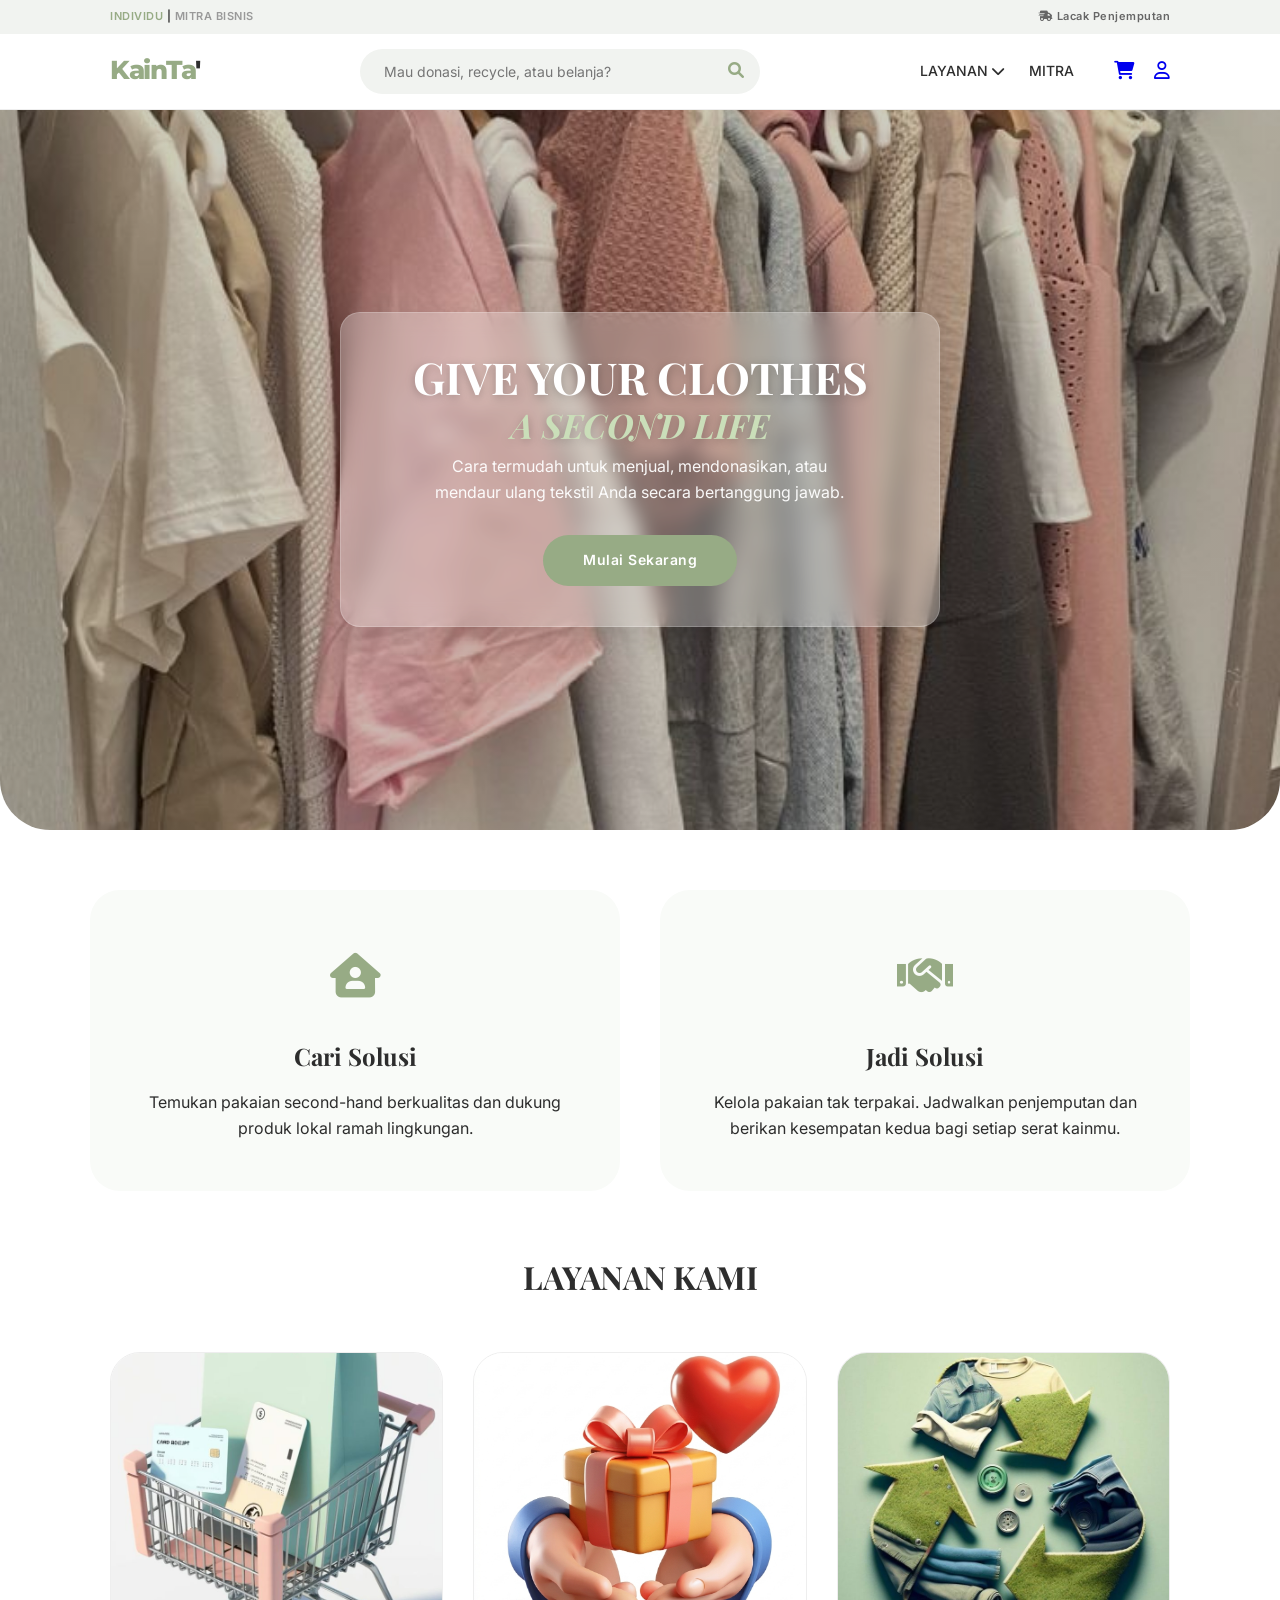
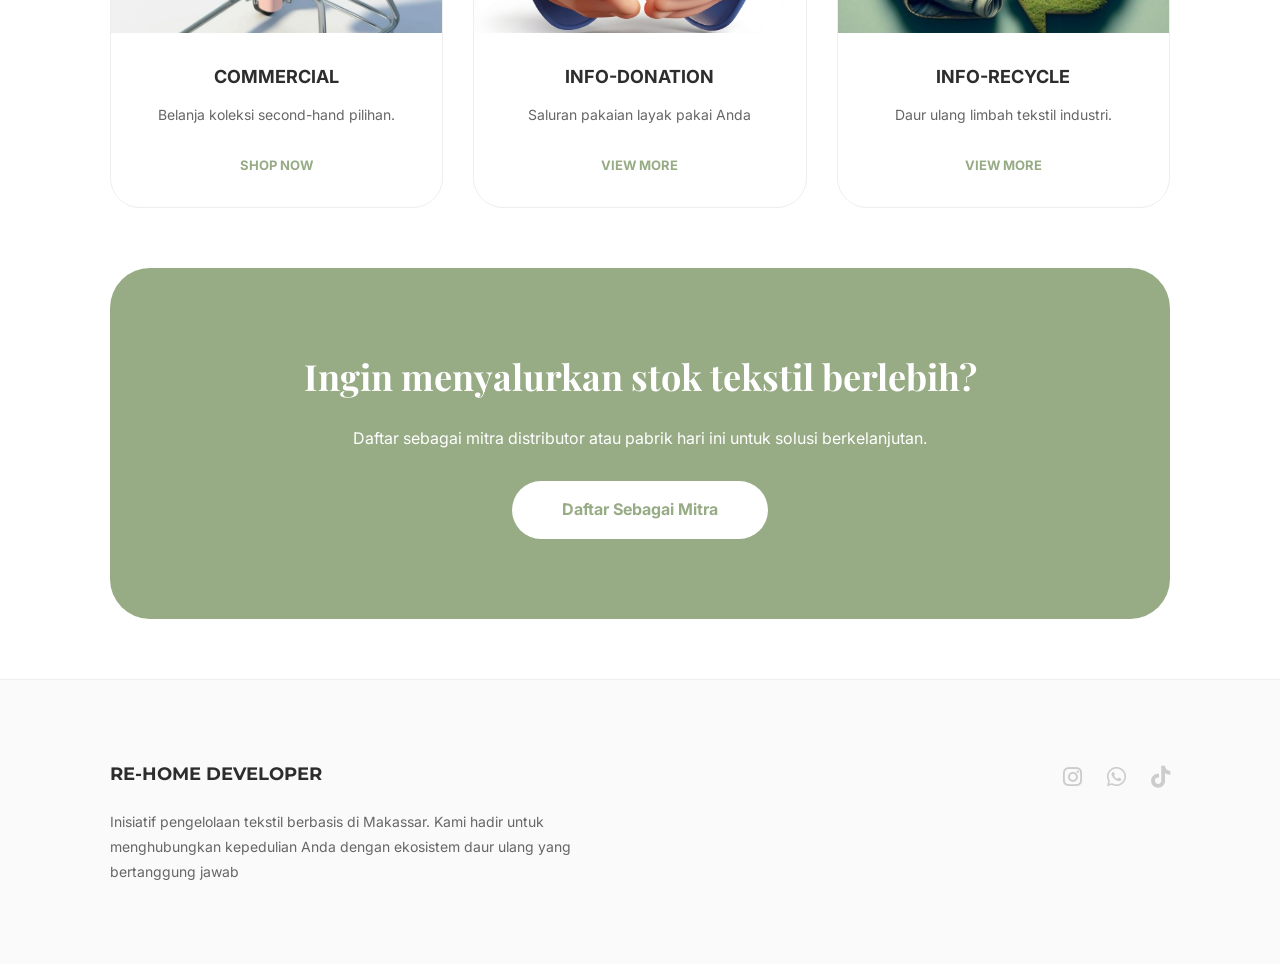
<file: index.html>
<!DOCTYPE html>
<html lang="id">
<head>
    <meta charset="UTF-8">
    <meta name="viewport" content="width=device-width, initial-scale=1.0">
    <title>KainTa' - Solusi Tekstil Berkelanjutan</title>
    <link href="https://fonts.googleapis.com/css2?family=Inter:wght@400;500;600;700&family=Playfair+Display:wght@700&display=swap" rel="stylesheet">
    <link rel="stylesheet" href="https://cdnjs.cloudflare.com/ajax/libs/font-awesome/6.0.0/css/all.min.css">
    <link rel="stylesheet" href="css/landing-style.css">
    <style>
        /* Hero Styling */
        .hero-section {
            position: relative;
            background-image: linear-gradient(rgba(0, 0, 0, 0.2), rgba(0, 0, 0, 0.2)), url('assets/image1.jpg');
            background-attachment: fixed;
            background-position: center;
            background-repeat: no-repeat;
            background-size: cover;
            height: 80vh;
            display: flex;
            align-items: center;
            justify-content: center;
            border-radius: 0 0 50px 50px;
            overflow: hidden;
        }

        .hero-card {
            background: rgba(255, 255, 255, 0.274);
            backdrop-filter: blur(10px);
            padding: 40px;
            border-radius: 20px;
            text-align: center;
            max-width: 600px;
            box-shadow: 0 10px 30px rgba(0,0,0,0.1);
        }

        /* Styling Search Bar di Header agar pas di tengah */
        .nav-search-container {
            flex: 0 1 400px; 
            margin: 0 20px;
        }

        .search-form {
            display: flex;
            background: #f1f3f0;
            padding: 5px 15px;
            border-radius: 25px;
            border: 1px solid transparent;
            transition: 0.3s;
        }

        .search-form:focus-within {
            background: #fff;
            border-color: #97AB85;
            box-shadow: 0 0 0 3px rgba(151, 171, 133, 0.1);
        }

        .search-form input {
            width: 100%;
            background: transparent;
            border: none;
            outline: none;
            padding: 8px;
            font-size: 14px;
        }

        .search-form button {
            background: transparent;
            border: none;
            color: #97AB85;
            cursor: pointer;
            font-size: 16px;
        }
    </style>
</head>
<body>

    <header>
        <div class="top-bar">
            <div class="container top-bar-flex">
                <div class="user-toggle">
                    <a href="#" class="active">INDIVIDU</a> | <a href="#">MITRA BISNIS</a>
                </div>
                <div class="top-info">
                    <a href="track.html"><i class="fa-solid fa-truck-fast"></i> Lacak Penjemputan</a>
                </div>
            </div>
        </div>

        <nav class="navbar">
            <div class="container nav-flex">
                <div class="logo">KainTa<span>'</span>
                </div>
               
                <div class="nav-search-container">
                    <form id="searchForm" class="search-form">
                        <input type="text" placeholder="Mau donasi, recycle, atau belanja?" id="searchInput">
                        <button type="submit"><i class="fa-solid fa-magnifying-glass"></i></button>
                    </form>
                </div>

                <div class="nav-right-side">
                    <ul class="nav-links">
                        <li class="dropdown">
                            <a href="#">LAYANAN <i class="fa-solid fa-chevron-down"></i></a>
                            <ul class="dropdown-content">
                                <li><a href="shop.html">Commercial</a></li>
                                <li><a href="donation-stories.html">Donation</a></li>
                                <li><a href="recycle.html">Recycle</a></li>
                            </ul>
                        </li>
                        <li><a href="pickup-form.html">MITRA</a></li>
                    </ul>
                    <div class="nav-icons">
                        <a href="shop.html" class="user-link"><i class="fa-solid fa-cart-shopping"></i></a>
                        <a href="login.html" class="user-link"><i class="fa-regular fa-user"></i></a>
                    </div>
                </div>
            </div>
        </nav>
    </header>

    <main>
        <section class="hero-section">
            <div class="container">
                <div class="hero-card">
                    <h1>GIVE YOUR CLOTHES <br><span>A SECOND LIFE</span></h1>
                    <p>Cara termudah untuk menjual, mendonasikan, atau mendaur ulang tekstil Anda secara bertanggung jawab.</p>
                    <a href="login.html" class="btn-primary">Mulai Sekarang</a>
                </div>
            </div>
        </section>

        <section class="dual-path-section container">
            <div class="path-card">
                <div class="path-icon"><i class="fa-solid fa-house-user"></i></div>
                <h3>Cari Solusi</h3>
                <p>Temukan pakaian second-hand berkualitas dan dukung produk lokal ramah lingkungan.</p>
            </div>
            <div class="path-card">
                <div class="path-icon"><i class="fa-solid fa-handshake"></i></div>
                <h3>Jadi Solusi</h3>
                <p>Kelola pakaian tak terpakai. Jadwalkan penjemputan dan berikan kesempatan kedua bagi setiap serat kainmu.</p>
            </div>
        </section>

        <section class="services-section container">
            <h2 class="section-title">LAYANAN KAMI</h2>
            <div class="services-grid">
                <div class="service-card">
                    <div class="img-zoom"><img src="assets/3dimageshop.jpg" alt="Commercial"></div>
                    <div class="service-info">
                        <h3>COMMERCIAL</h3>
                        <p>Belanja koleksi second-hand pilihan.</p>
                        <a href="shop.html" class="btn-text">SHOP NOW</a>
                    </div>
                </div>
                <div class="service-card">
                    <div class="img-zoom"><img src="assets/3d donation.png" alt="Donation"></div>
                    <div class="service-info">
                        <h3>INFO-DONATION</h3>
                        <p>Saluran pakaian layak pakai Anda</p>
                        <a href="donation-stories.html" class="btn-text">VIEW MORE</a>
                    </div>
                </div>
                <div class="service-card">
                    <div class="img-zoom"><img src="assets/3d recycle image.jpg" alt="Recycle"></div>
                    <div class="service-info">
                        <h3>INFO-RECYCLE</h3>
                        <p>Daur ulang limbah tekstil industri.</p>
                        <a href="recycle.html" class="btn-text">VIEW MORE</a>
                    </div>
                </div>
            </div>
        </section>
        

        <section class="bottom-cta container">
            <div class="cta-banner-box">
                <h2>Ingin menyalurkan stok tekstil berlebih?</h2>
                <p>Daftar sebagai mitra distributor atau pabrik hari ini untuk solusi berkelanjutan.</p>
                <a href="pickup-form.html" class="btn-white">Daftar Sebagai Mitra</a>
            </div>
        </section>
    </main>

    </main>

    <footer>
        <div class="container footer-grid">
            <div class="footer-brand">
                <h3>RE-HOME DEVELOPER</h3>
                <p class="limited-text">Inisiatif pengelolaan tekstil berbasis di Makassar. Kami hadir untuk menghubungkan kepedulian Anda dengan ekosistem daur ulang yang bertanggung jawab</p>
            </div>
            <div class="footer-socials">
                <a href="#"><i class="fa-brands fa-instagram"></i></a>
                <a href="#"><i class="fa-brands fa-whatsapp"></i></a>
                <a href="#"><i class="fa-brands fa-tiktok"></i></a>
            </div>
        </div>
    </footer>

    <script>
    document.getElementById('searchForm').addEventListener('submit', function(e) {
        e.preventDefault();
        const query = document.getElementById('searchInput').value.toLowerCase();

        // Redirect berdasarkan kata kunci layanan
        if (query.includes('donasi') || query.includes('sumbang') || query.includes('kasih') || query.includes('titip')) {
            window.location.href = 'donation-stories.html';
        } else if (query.includes('recycle') || query.includes('daur ulang') || query.includes('limbah') || query.includes('olah')) {
            window.location.href = 'recycle-info.html';
        } else if (query.includes('beli') || query.includes('belanja') || query.includes('toko') || query.includes('shop') || query.includes('thrift')) {
            window.location.href = 'shop.html';
        } else if (query !== "") {
            // Default pencarian umum ke halaman shop
            window.location.href = `shop.html?search=${encodeURIComponent(query)}`;
        }
    });
    </script>

</body>
</html>
</file>
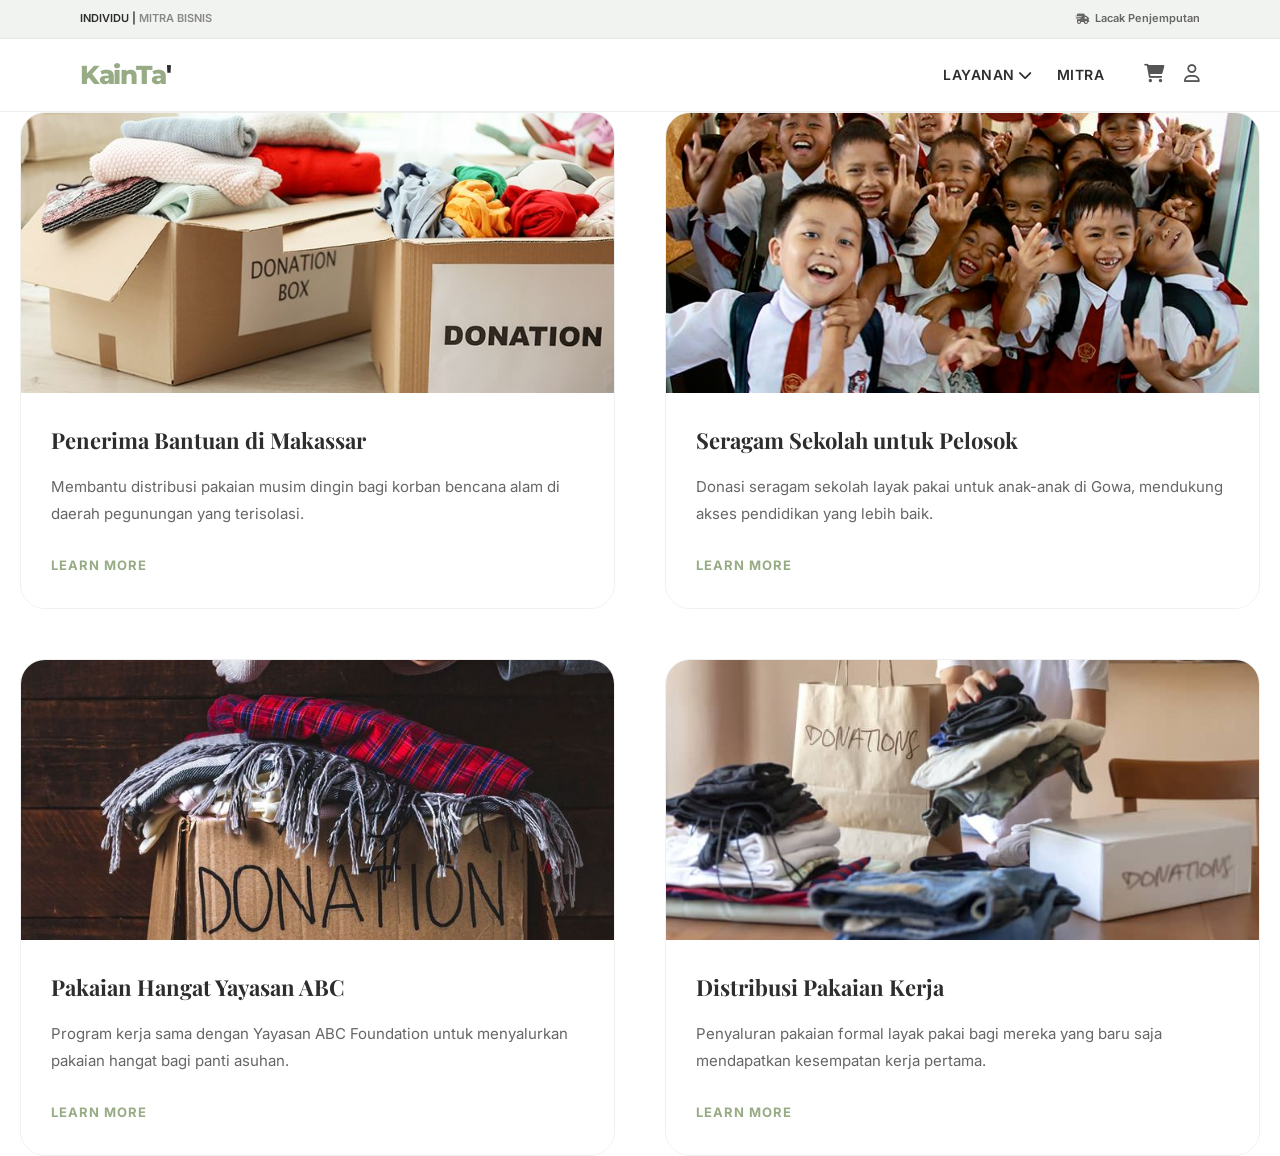
<file: donation-stories.html>
<!DOCTYPE html>
<html lang="id">
<head>
    <meta charset="UTF-8">
    <meta name="viewport" content="width=device-width, initial-scale=1.0">
    <title>KainTa' - Kisah Penerima Donasi</title>
    <link rel="stylesheet" href="css/stories-styles.css">
    <link rel="stylesheet" href="css/Head-foot.css">
    <link rel="stylesheet" href="https://cdnjs.cloudflare.com/ajax/libs/font-awesome/6.0.0/css/all.min.css">
     <link href="https://fonts.googleapis.com/css2?family=Inter:wght@400;500;600;700&family=Playfair+Display:wght@700;800;900&display=swap" rel="stylesheet">
</head>
<body>
 <header>
    <div class="top-bar">
        <div class="container top-bar-flex">
            <div class="user-toggle">
                <a href="#" class="active">INDIVIDU</a> | <a href="#">MITRA BISNIS</a>
            </div>
            <div class="top-info">
                <a href="track.html"><i class="fa-solid fa-truck-fast"></i> Lacak Penjemputan</a>
            </div>
        </div>
    </div>

    <nav class="navbar">
        <div class="container nav-flex">
           <a href="index.html" class="logo-link">
             <div class="logo">KainTa<span>'</span></div>
            </a>


            <div class="nav-right-side">
                <ul class="nav-links">
                    <li class="dropdown">
                        <a href="#">LAYANAN <i class="fa-solid fa-chevron-down"></i></a>
                        <ul class="dropdown-content">
                            <li><a href="shop.html">Commercial</a></li>
                            <li><a href="donation-stories.html">Donation</a></li>
                            <li><a href="recycle.html">Recycle</a></li>
                        </ul>
                    </li>
                    <li><a href="pickup-form.html">MITRA</a></li>
                </ul>
                <div class="nav-icons">
                    <a href="shop.html" class="user-link"><i class="fa-solid fa-cart-shopping"></i></a>
                    <a href="login.html" class="user-link"><i class="fa-regular fa-user"></i></a>
                </div>
            </div>
        </div>
    </nav>
</header>

        <section class="stories-grid">
            
            <div class="story-card">
                <div class="card-img">
                    <img src="assets/donation7.jpg" alt="Recipients Icon">
                </div>
                <div class="card-content">
                    <h3>Penerima Bantuan di Makassar</h3>
                    <p>Membantu distribusi pakaian musim dingin bagi korban bencana alam di daerah pegunungan yang terisolasi.</p>
                    <a href="#" class="learn-more">Learn more</a>
                </div>
            </div>

            <div class="story-card">
                <div class="card-img">
                    <img src="assets/story2.jpg" alt="Onboarding Icon">
                </div>
                <div class="card-content">
                    <h3>Seragam Sekolah untuk Pelosok</h3>
                    <p>Donasi seragam sekolah layak pakai untuk anak-anak di Gowa, mendukung akses pendidikan yang lebih baik.</p>
                    <a href="#" class="learn-more">Learn more</a>
                </div>
            </div>

            <div class="story-card">
                <div class="card-img">
                    <img src="assets/donation5.jpg" alt="AI-Powered Icon">
                </div>
                <div class="card-content">
                    <h3>Pakaian Hangat Yayasan ABC</h3>
                    <p>Program kerja sama dengan Yayasan ABC Foundation untuk menyalurkan pakaian hangat bagi panti asuhan.</p>
                    <a href="#" class="learn-more">Learn more</a>
                </div>
            </div>

            <div class="story-card">
                <div class="card-img">
                    <img src="assets/donation6.jpg" alt="User Feedback Icon">
                </div>
                <div class="card-content">
                    <h3>Distribusi Pakaian Kerja</h3>
                    <p>Penyaluran pakaian formal layak pakai bagi mereka yang baru saja mendapatkan kesempatan kerja pertama.</p>
                    <a href="#" class="learn-more">Learn more</a>
                </div>
            </div>

        </section>
    </main>

</body>
</html>
</file>
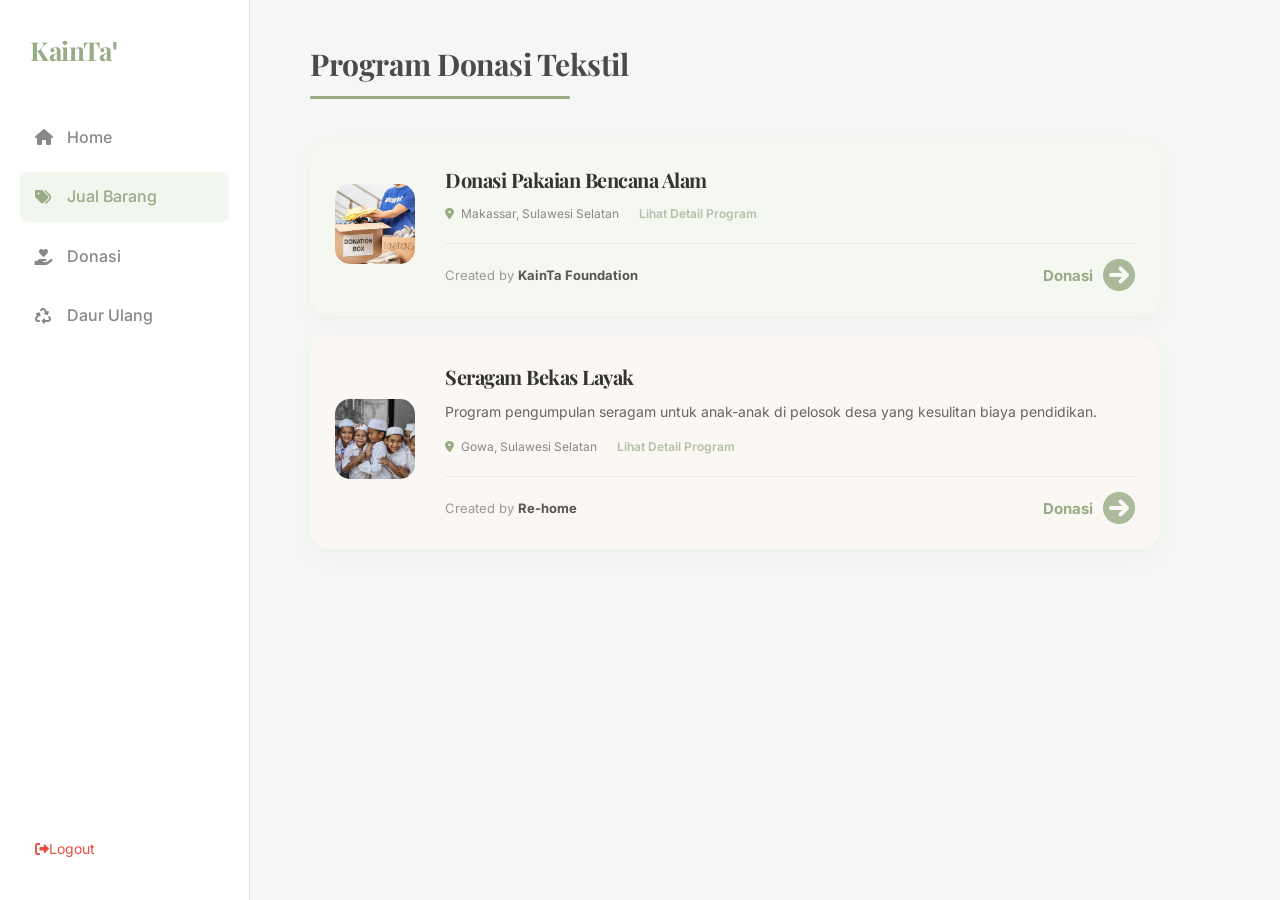
<file: donation.html>
<!DOCTYPE html>
<html lang="id">
<head>
    <meta charset="UTF-8">
    <meta name="viewport" content="width=device-width, initial-scale=1.0">
    <title>KainTa' - Donasi Tekstil</title>
    <link rel="stylesheet" href="css/donation-style.css">
    <link rel="stylesheet" href="https://cdnjs.cloudflare.com/ajax/libs/font-awesome/6.0.0/css/all.min.css">
    <link href="https://fonts.googleapis.com/css2?family=Inter:wght@400;500;600;700&family=Playfair+Display:wght@700;800;900&display=swap" rel="stylesheet">
</head>
<body>

    <div class="dashboard-container">
        <aside class="sidebar">
            <div class="sidebar-logo">KainTa<span>'</span></div>
            <ul class="side-links">
                <li><a href="index.html"><i class="fa-solid fa-house"></i> Home</a></li>
                <li class="active"><a href="sell-item.html"><i class="fa-solid fa-tags"></i> Jual Barang</a></li>
                <li><a href="donation.html"><i class="fa-solid fa-hand-holding-heart"></i> Donasi</a></li>
                <li><a href="recycle-info.html"><i class="fa-solid fa-recycle"></i> Daur Ulang</a></li>
            </ul>
            <div class="sidebar-footer">
                <a href="login.html"><i class="fa-solid fa-right-from-bracket"></i> Logout</a>
            </div>
        </aside>

        <main class="main-content">
            <header class="content-header">
                <h2>Program Donasi Tekstil</h2>
            </header>

            <div class="donation-list">
                
                <div class="donation-card green-variant">
                    <div class="card-image">
                        <img src="assets/donasi1.jpg" alt="Donation Icon">
                    </div>
                    <div class="card-info">
                        <h3>Donasi Pakaian Bencana Alam</h3>
                        
                        <div class="card-details-sub">
                            <span class="location"><i class="fa-solid fa-location-dot"></i> Makassar, Sulawesi Selatan</span>
                            <a href="#" class="more-info">Lihat Detail Program</a>
                        </div>
                        
                        <div class="card-footer-action">
                            <span class="created-by">Created by <strong>KainTa Foundation</strong></span>
                            <button class="donate-action-btn">
                                <span>Donasi</span>
                                <i class="fa-solid fa-circle-arrow-right"></i>
                            </button>
                        </div>
                    </div>
                </div>

                <div class="donation-card sand-variant">
                    <div class="card-image">
                        <img src="assets/donasi2.jpg" alt="Donation Icon">
                    </div>
                    <div class="card-info">
                        <h3>Seragam Bekas Layak</h3>
                        <p>Program pengumpulan seragam untuk anak-anak di pelosok desa yang kesulitan biaya pendidikan.</p>
                        
                        <div class="card-details-sub">
                            <span class="location"><i class="fa-solid fa-location-dot"></i> Gowa, Sulawesi Selatan</span>
                            <a href="#" class="more-info">Lihat Detail Program</a>
                        </div>
                        
                        <div class="card-footer-action">
                            <span class="created-by">Created by <strong>Re-home</strong></span>
                            <button class="donate-action-btn">
                                <span>Donasi</span>
                                <i class="fa-solid fa-circle-arrow-right"></i>
                            </button>
                        </div>
                    </div>
                </div>

            </div>
        </main>
    </div>

</body>
</html>
</file>
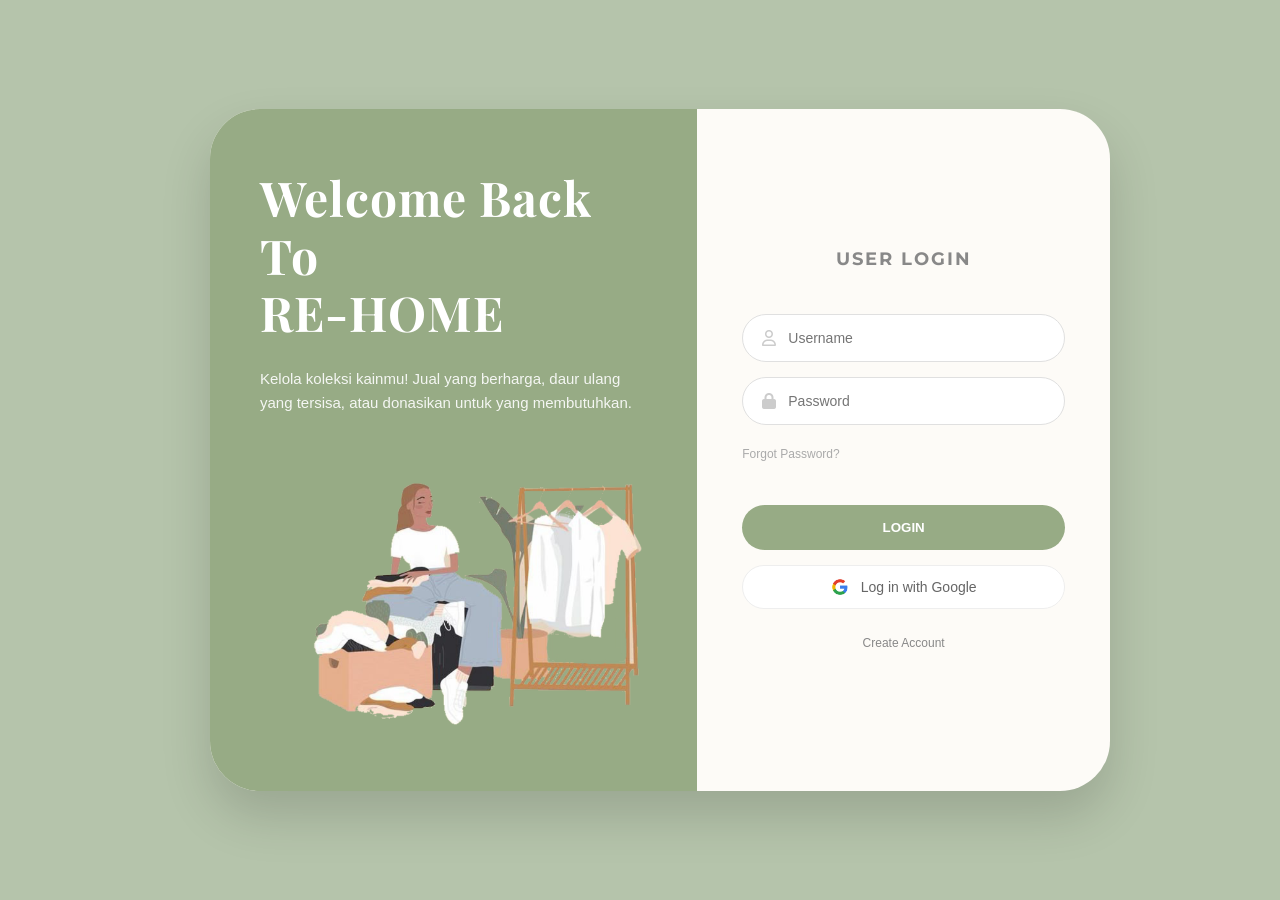
<file: login.html>
<!DOCTYPE html>
<html lang="id">
<head>
    <meta charset="UTF-8">
    <meta name="viewport" content="width=device-width, initial-scale=1.0">
    <title>RE-HOME - Welcome Back</title>
    <link rel="stylesheet" href="css/style.css">
    <link rel="stylesheet" href="https://cdnjs.cloudflare.com/ajax/libs/font-awesome/6.0.0/css/all.min.css">
    <link href="https://fonts.googleapis.com/css2?family=Playfair+Display:ital,wght@0,600;1,600&family=Montserrat:wght@300;400&display=swap" rel="stylesheet">
</head>
<body>

    <div class="main-container">
        <div class="login-card">
            
            <div class="left-panel">
                <div class="left-content">
                    <h1>Welcome Back To <br>RE-HOME</h1>
                    <p>Kelola koleksi kainmu! Jual yang berharga, daur ulang yang tersisa, atau donasikan untuk yang membutuhkan.</p>
                    <div class="illustration-box">
                        <img src="assets/pic2trylogin.png">
                    </div>
                </div>
            </div>

            <div class="right-panel">
                <div class="right-content">
                    <div class="form-header">
                        <h2>USER LOGIN</h2>
                    </div>

                    <form action="#" method="POST">
                        <div class="input-group">
                            <i class="fa-regular fa-user input-icon"></i>
                            <input type="text" placeholder="Username" required>
                        </div>

                        <div class="input-group">
                            <i class="fa-solid fa-lock input-icon"></i>
                            <input type="password" id="login-password" placeholder="Password" required>
                        </div>

                        <div class="forgot-link">
                            <a href="#">Forgot Password?</a>
                        </div>

                        <button type="submit" class="login-btn">LOGIN</button>
                    </form>

                    <div class="social-login">
                        <button class="google-btn">
                            <img src="assets/google.png" alt="Google">
                            Log in with Google
                        </button>
                    </div>

                    <div class="create-account">
                        <a href="register.html">Create Account</a>
                    </div>
                </div>
            </div>

        </div>
    </div>

</body>
</html>
</file>
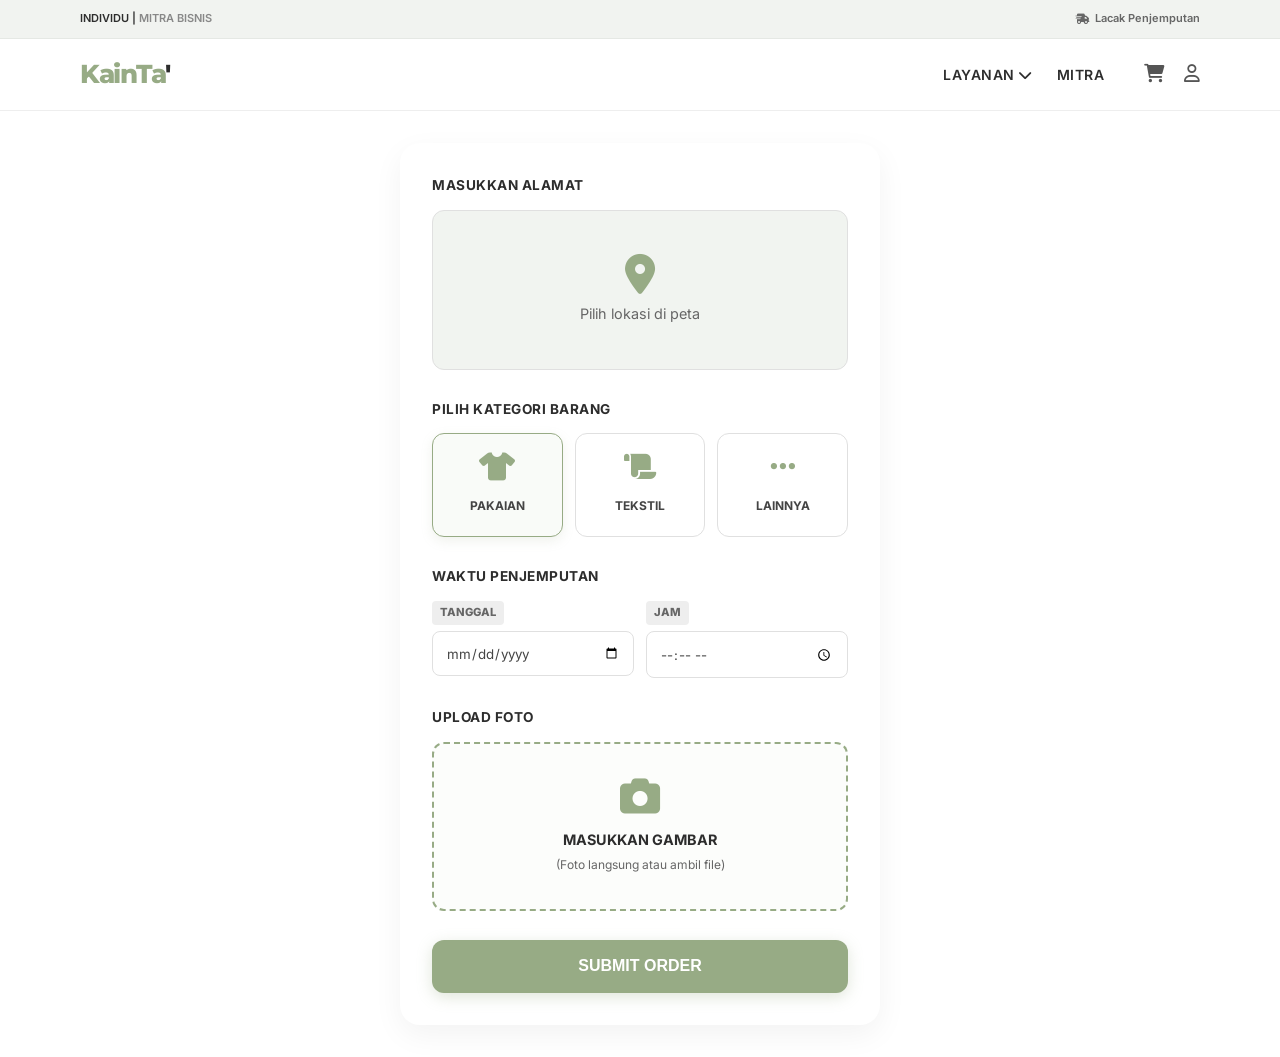
<file: pickup-form.html>
<!DOCTYPE html>
<html lang="id">
<head>
    <meta charset="UTF-8">
    <meta name="viewport" content="width=device-width, initial-scale=1.0">
    <title>KainTa' - Jadwalkan Penjemputan</title>
    <link rel="stylesheet" href="https://cdnjs.cloudflare.com/ajax/libs/font-awesome/6.0.0/css/all.min.css">
    <link rel="stylesheet" href="css/form-style.css">
    <link rel="stylesheet" href="css/Head-foot.css">
</head>
<body>

 <header>
    <div class="top-bar">
        <div class="container top-bar-flex">
            <div class="user-toggle">
                <a href="#" class="active">INDIVIDU</a> | <a href="#">MITRA BISNIS</a>
            </div>
            <div class="top-info">
                <a href="track.html"><i class="fa-solid fa-truck-fast"></i> Lacak Penjemputan</a>
            </div>
        </div>
    </div>

    <nav class="navbar">
        <div class="container nav-flex">
           <a href="index.html" class="logo-link">
             <div class="logo">KainTa<span>'</span></div>
            </a>


            <div class="nav-right-side">
                <ul class="nav-links">
                    <li class="dropdown">
                        <a href="#">LAYANAN <i class="fa-solid fa-chevron-down"></i></a>
                        <ul class="dropdown-content">
                            <li><a href="shop.html">Commercial</a></li>
                            <li><a href="donation-stories.html">Donation</a></li>
                            <li><a href="recycle.html">Recycle</a></li>
                        </ul>
                    </li>
                    <li><a href="sell-item.html">MITRA</a></li>
                </ul>
                <div class="nav-icons">
                    <a href="shop.html" class="user-link"><i class="fa-solid fa-cart-shopping"></i></a>
                    <a href="login.html" class="user-link"><i class="fa-regular fa-user"></i></a>
                </div>
            </div>
        </div>
    </nav>
</header>


    
    <main class="form-container">
        <form class="pickup-form">
            
            <section class="form-section">
                <label class="section-label">MASUKKAN ALAMAT</label>
                <div class="map-box">
                    <div class="map-content">
                        <i class="fa-solid fa-location-dot"></i>
                        <span>Pilih lokasi di peta</span>
                    </div>
                </div>
            </section>

            <section class="form-section">
                <label class="section-label">PILIH KATEGORI BARANG</label>
                <div class="category-selection">
                    <label class="category-item">
                        <input type="radio" name="category" value="pakaian" checked>
                        <div class="category-box">
                            <i class="fa-solid fa-shirt"></i>
                            <span>PAKAIAN</span>
                        </div>
                    </label>
                    
                    <label class="category-item">
                        <input type="radio" name="category" value="tekstil">
                        <div class="category-box">
                            <i class="fa-solid fa-scroll"></i>
                            <span>TEKSTIL</span>
                        </div>
                    </label>
                    
                    <label class="category-item">
                        <input type="radio" name="category" value="lainnya">
                        <div class="category-box">
                            <i class="fa-solid fa-ellipsis"></i>
                            <span>LAINNYA</span>
                        </div>
                    </label>
                </div>
            </section>

            <section class="form-section">
                <label class="section-label">WAKTU PENJEMPUTAN</label>
                <div class="datetime-grid">
                    <div class="input-group">
                        <span class="input-tag">TANGGAL</span>
                        <input type="date" required>
                    </div>
                    <div class="input-group">
                        <span class="input-tag">JAM</span>
                        <input type="time" required>
                    </div>
                </div>
            </section>

            <section class="form-section">
                <label class="section-label">UPLOAD FOTO</label>
                <div class="upload-area" onclick="document.getElementById('file-upload').click()">
                    <i class="fa-solid fa-camera"></i>
                    <p>MASUKKAN GAMBAR</p>
                    <small>(Foto langsung atau ambil file)</small>
                    <input type="file" id="file-upload" hidden accept="image/*">
                </div>
            </section>

          <button type="button" class="submit-button" onclick="window.location.href='track.html'">
            SUBMIT ORDER </button>

  
            

        </form>
    </main>

</body>
</html>
</file>
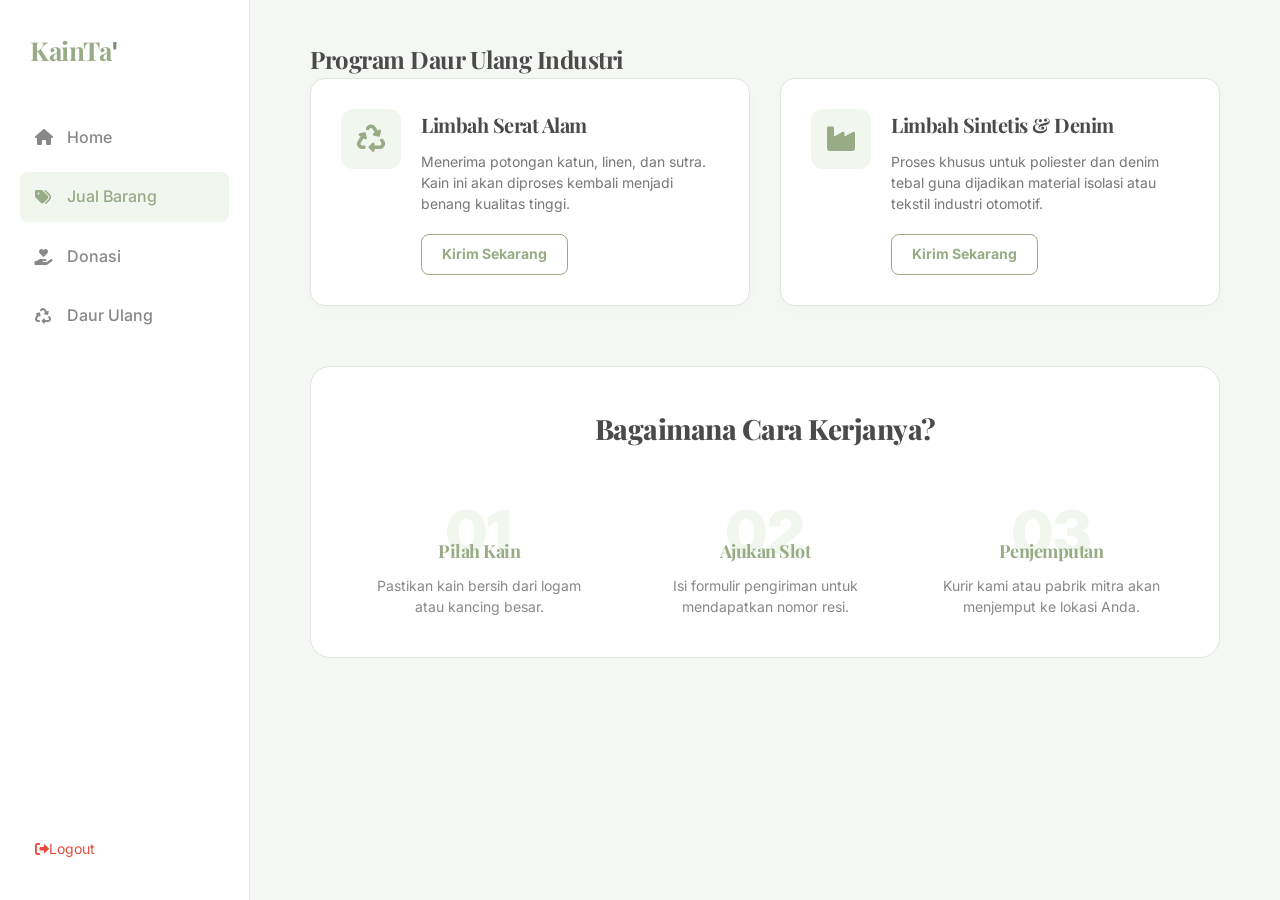
<file: recycle-info.html>
<!DOCTYPE html>
<html lang="id">
<head>
    <meta charset="UTF-8">
    <meta name="viewport" content="width=device-width, initial-scale=1.0">
    <title>KainTa' - Informasi Daur Ulang</title>
    <link rel="stylesheet" href="css/recycle-style.css">
    <link rel="stylesheet" href="https://cdnjs.cloudflare.com/ajax/libs/font-awesome/6.0.0/css/all.min.css">
    <link href="https://fonts.googleapis.com/css2?family=Inter:wght@400;500;600;700&family=Playfair+Display:wght@700;800;900&display=swap" rel="stylesheet">
</head>
<body>

    <div class="dashboard-container">
        <aside class="sidebar">
            <div class="sidebar-logo">KainTa<span>'</span></div>
            <ul class="side-links">
                <li><a href="index.html"><i class="fa-solid fa-house"></i> Home</a></li>
                <li class="active"><a href="sell-item.html"><i class="fa-solid fa-tags"></i> Jual Barang</a></li>
                <li><a href="donation.html"><i class="fa-solid fa-hand-holding-heart"></i> Donasi</a></li>
                <li><a href="recycle-info.html"><i class="fa-solid fa-recycle"></i> Daur Ulang</a></li>
            </ul>
            <div class="sidebar-footer">
                <a href="login.html"><i class="fa-solid fa-right-from-bracket"></i> Logout</a>
            </div>
        </aside>
<main class="recycle-container">
    <header class="page-header">
        <h2>Program Daur Ulang Industri</h2>
    </header>


    <div class="recycle-grid">
        <div class="recycle-card">
            <div class="recycle-icon"><i class="fa-solid fa-recycle"></i></div>
            <div class="recycle-info">
                <h3>Limbah Serat Alam</h3>
                <p>Menerima potongan katun, linen, dan sutra. Kain ini akan diproses kembali menjadi benang kualitas tinggi.</p>
                <a href="#form-penjemputan" class="btn-recycle">Kirim Sekarang</a>
            </div>
        </div>


        <div class="recycle-card">
            <div class="recycle-icon"><i class="fa-solid fa-industry"></i></div>
            <div class="recycle-info">
                <h3>Limbah Sintetis & Denim</h3>
                <p>Proses khusus untuk poliester dan denim tebal guna dijadikan material isolasi atau tekstil industri otomotif.</p>
                <a href="#form-penjemputan" class="btn-recycle">Kirim Sekarang</a>
            </div>
        </div>
    </div>


    <section class="recycle-steps">
        <h2 class="section-title">Bagaimana Cara Kerjanya?</h2>
        <div class="steps-wrapper">
            <div class="step">
                <span class="step-num">01</span>
                <h4>Pilah Kain</h4>
                <p>Pastikan kain bersih dari logam atau kancing besar.</p>
            </div>
            <div class="step">
                <span class="step-num">02</span>
                <h4>Ajukan Slot</h4>
                <p>Isi formulir pengiriman untuk mendapatkan nomor resi.</p>
            </div>
            <div class="step">
                <span class="step-num">03</span>
                <h4>Penjemputan</h4>
                <p>Kurir kami atau pabrik mitra akan menjemput ke lokasi Anda.</p>
            </div>
        </div>
    </section>
</main>
</body>
</html>
</file>
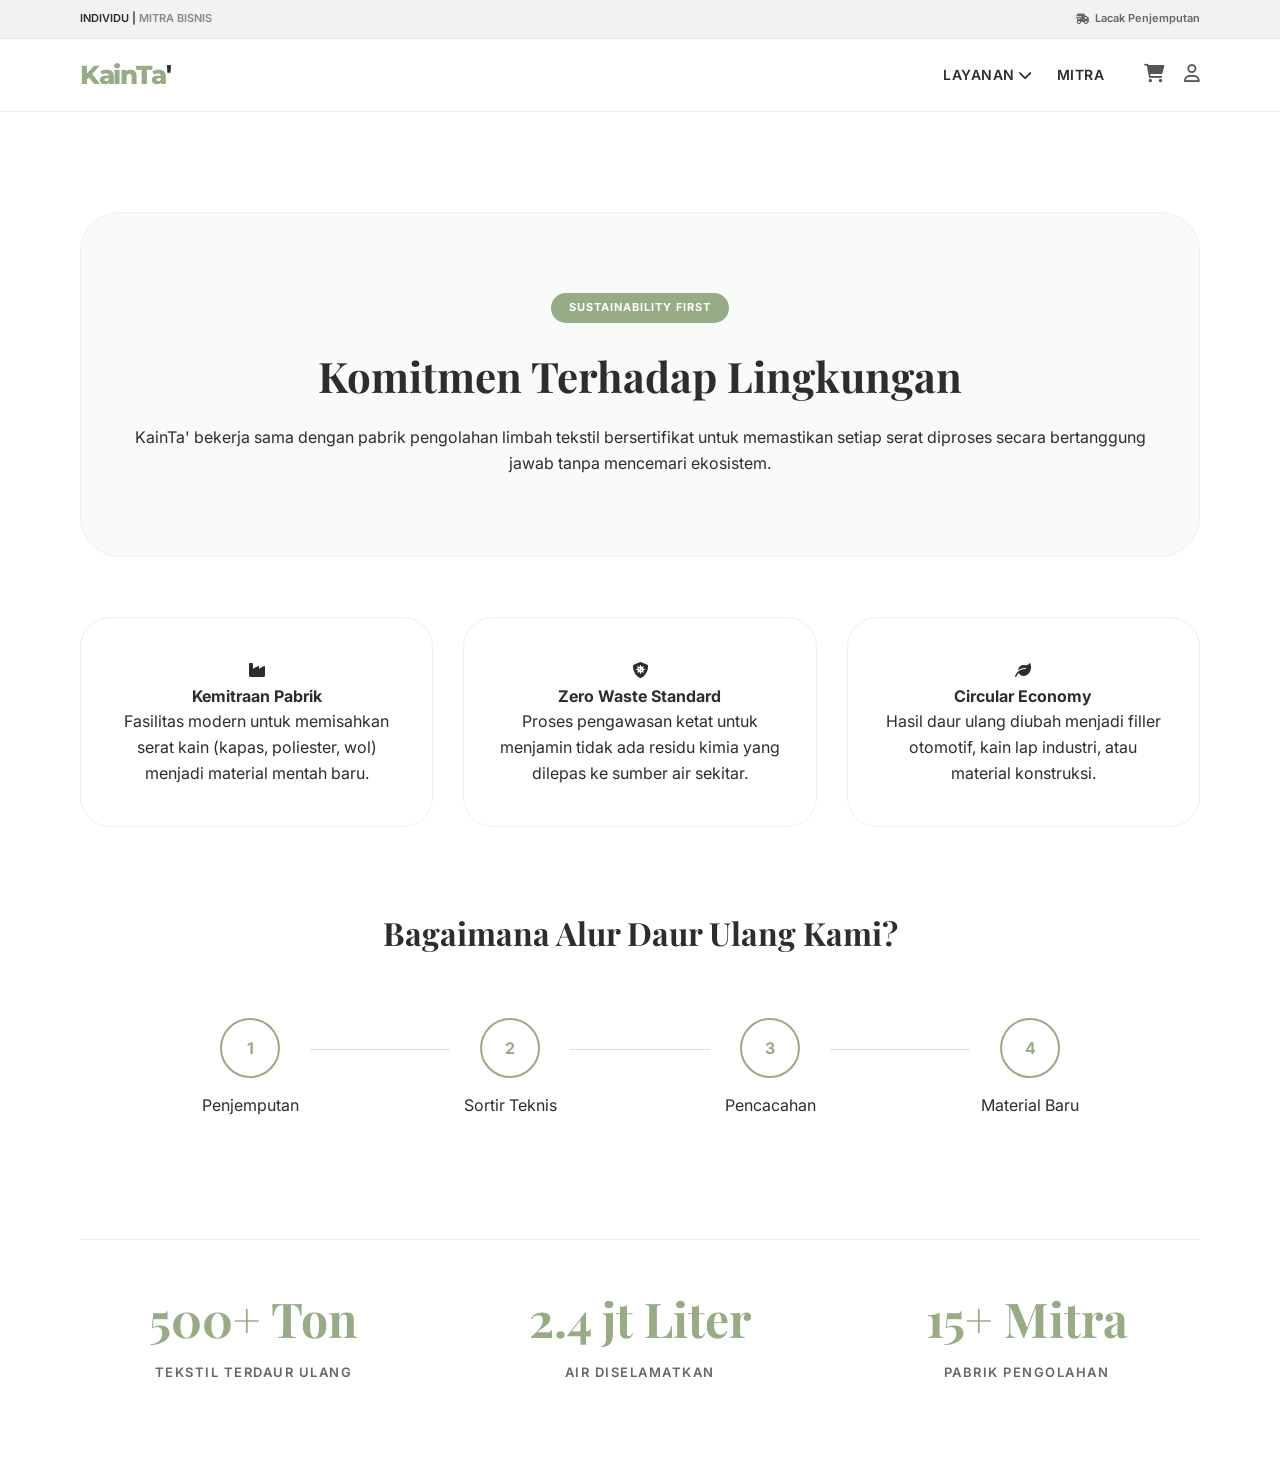
<file: recycle.html>
<!DOCTYPE html>
<html lang="id">
<head>
    <meta charset="UTF-8">
    <meta name="viewport" content="width=device-width, initial-scale=1.0">
    <title>KainTa' - Daur Ulang</title>
    <link rel="stylesheet" href="css/stories-styles.css">
    <link rel="stylesheet" href="https://cdnjs.cloudflare.com/ajax/libs/font-awesome/6.0.0/css/all.min.css">
    <link rel="stylesheet" href="css/daur-style.css">
    <link rel="stylesheet" href="css/Head-foot.css">
</head>
<body>
 <header>
    <div class="top-bar">
        <div class="container top-bar-flex">
            <div class="user-toggle">
                <a href="#" class="active">INDIVIDU</a> | <a href="#">MITRA BISNIS</a>
            </div>
            <div class="top-info">
                <a href="track.html"><i class="fa-solid fa-truck-fast"></i> Lacak Penjemputan</a>
            </div>
        </div>
    </div>

    <nav class="navbar">
        <div class="container nav-flex">
           <a href="index.html" class="logo-link">
             <div class="logo">KainTa<span>'</span></div>
            </a>


            <div class="nav-right-side">
                <ul class="nav-links">
                    <li class="dropdown">
                        <a href="#">LAYANAN <i class="fa-solid fa-chevron-down"></i></a>
                        <ul class="dropdown-content">
                            <li><a href="shop.html">Commercial</a></li>
                            <li><a href="donation-stories.html">Donation</a></li>
                            <li><a href="recycle-info.html">Recycle</a></li>
                        </ul>
                    </li>
                    <li><a href="sell-item.html">MITRA</a></li>
                </ul>
                <div class="nav-icons">
                    <a href="shop.html" class="user-link"><i class="fa-solid fa-cart-shopping"></i></a>
                    <a href="login.html" class="user-link"><i class="fa-regular fa-user"></i></a>
                </div>
            </div>
        </div>
    </nav>
</header>

    <main class="info-layout">
        <section class="recycle-hero-simple">
            <div class="hero-content">
                <span class="badge">Sustainability First</span>
                <h3>Komitmen Terhadap Lingkungan</h3>
                <p>KainTa' bekerja sama dengan pabrik pengolahan limbah tekstil bersertifikat untuk memastikan setiap serat diproses secara bertanggung jawab tanpa mencemari ekosistem.</p>
            </div>
        </section>

        <section class="info-grid">
            <div class="trust-card">
                <div class="icon-box"><i class="fa-solid fa-industry"></i></div>
                <h4>Kemitraan Pabrik</h4>
                <p>Fasilitas modern untuk memisahkan serat kain (kapas, poliester, wol) menjadi material mentah baru.</p>
            </div>

            <div class="trust-card">
                <div class="icon-box"><i class="fa-solid fa-shield-virus"></i></div>
                <h4>Zero Waste Standard</h4>
                <p>Proses pengawasan ketat untuk menjamin tidak ada residu kimia yang dilepas ke sumber air sekitar.</p>
            </div>

            <div class="trust-card">
                <div class="icon-box"><i class="fa-solid fa-leaf"></i></div>
                <h4>Circular Economy</h4>
                <p>Hasil daur ulang diubah menjadi filler otomotif, kain lap industri, atau material konstruksi.</p>
            </div>
        </section>

        <section class="process-wrapper">
            <h3>Bagaimana Alur Daur Ulang Kami?</h3>
            <div class="timeline-visual">
                <div class="step">
                    <div class="step-icon">1</div>
                    <p>Penjemputan</p>
                </div>
                
                <div class="line"></div>

                <div class="step">
                    <div class="step-icon">2</div>
                    <p>Sortir Teknis</p>
                </div>

                <div class="line"></div>

                <div class="step">
                    <div class="step-icon">3</div>
                    <p>Pencacahan</p>
                </div>

                <div class="line"></div>

                <div class="step">
                    <div class="step-icon">4</div>
                    <p>Material Baru</p>
                </div>
            </div>
        </section>

        <section class="impact-section">
            <div class="stat-card">
                <h5>500+ Ton</h5>
                <p>Tekstil Terdaur Ulang</p>
            </div>
            <div class="stat-card">
                <h5>2.4 jt Liter</h5>
                <p>Air Diselamatkan</p>
            </div>
            <div class="stat-card">
                <h5>15+ Mitra</h5>
                <p>Pabrik Pengolahan</p>
            </div>
        </section>
    </main>
</body>
</html>
</file>
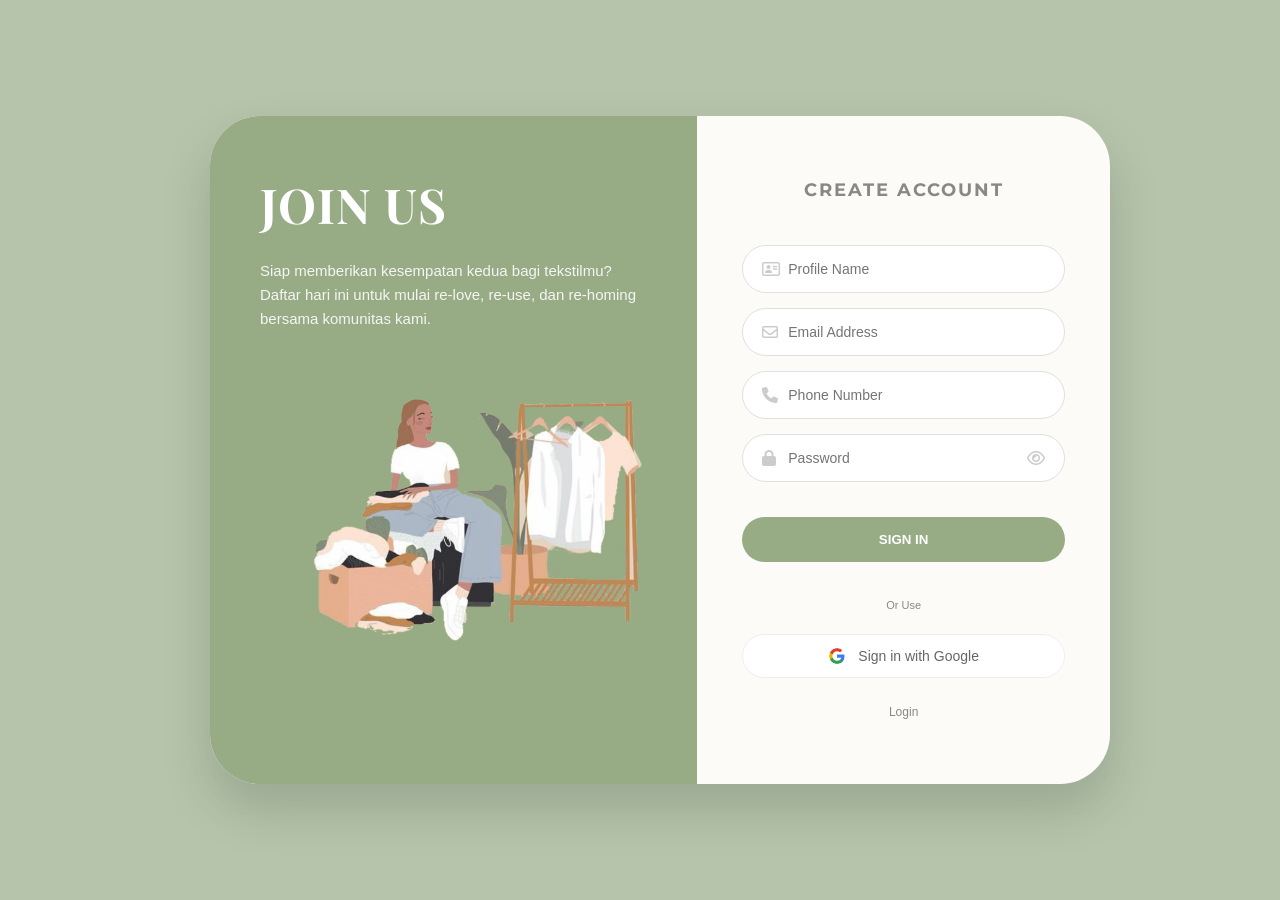
<file: register.html>
<!DOCTYPE html>
<html lang="id">
<head>
    <meta charset="UTF-8">
    <meta name="viewport" content="width=device-width, initial-scale=1.0">
    <title>RE-HOME - Join Us</title>
    <link rel="stylesheet" href="css/style.css">
    <link rel="stylesheet" href="https://cdnjs.cloudflare.com/ajax/libs/font-awesome/6.0.0/css/all.min.css">
    <link href="https://fonts.googleapis.com/css2?family=Playfair+Display:ital,wght@0,600;1,600&family=Montserrat:wght@300;400;600&display=swap" rel="stylesheet">
</head>
<body>

    <div class="main-container">
        <div class="login-card">
            
            <div class="left-panel">
                <div class="left-content">
                    <h1>JOIN US</h1>
                    <p>Siap memberikan kesempatan kedua bagi tekstilmu? Daftar hari ini untuk mulai re-love, re-use, dan re-homing bersama komunitas kami.</p>
                    <div class="illustration-box">
                        <img src="assets/pic2trylogin.png" alt="RE-HOME Illustration">
                    </div>
                </div>
            </div>

            <div class="right-panel">
                <div class="right-content">
                    <div class="form-header">
                        <h2>CREATE ACCOUNT</h2>
                    </div>

                    <form action="#" method="POST">
                        <div class="input-group">
                            <i class="fa-regular fa-address-card input-icon"></i>
                            <input type="text" placeholder="Profile Name" required>
                        </div>

                        <div class="input-group">
                            <i class="fa-regular fa-envelope input-icon"></i>
                            <input type="email" placeholder="Email Address" required>
                        </div>

                        <div class="input-group">
                            <i class="fa-solid fa-phone input-icon"></i>
                            <input type="tel" placeholder="Phone Number" required>
                        </div>

                        <div class="input-group">
                            <i class="fa-solid fa-lock input-icon"></i>
                            <input type="password" id="reg-password" placeholder="Password" required>
                            <i class="fa-regular fa-eye toggle-password" onclick="togglePass('reg-password', this)"></i>
                        </div>

                        <button type="submit" class="login-btn">SIGN IN</button>
                    </form>

                    <div class="divider-text">Or Use</div>

                    <div class="social-login">
                        <button class="google-btn">
                            <img src="assets/google.png" alt="Google">
                            Sign in with Google
                        </button>
                    </div>

                    <div class="create-account">
                        <a href="login.html">Login</a>
                    </div>
                </div>
            </div>

        </div>
    </div>

    <script>
        function togglePass(inputId, icon) {
            const input = document.getElementById(inputId);
            if (input.type === "password") {
                input.type = "text";
                icon.classList.replace("fa-eye", "fa-eye-slash");
            } else {
                input.type = "password";
                icon.classList.replace("fa-eye-slash", "fa-eye");
            }
        }
    </script>
</body>
</html>
</file>
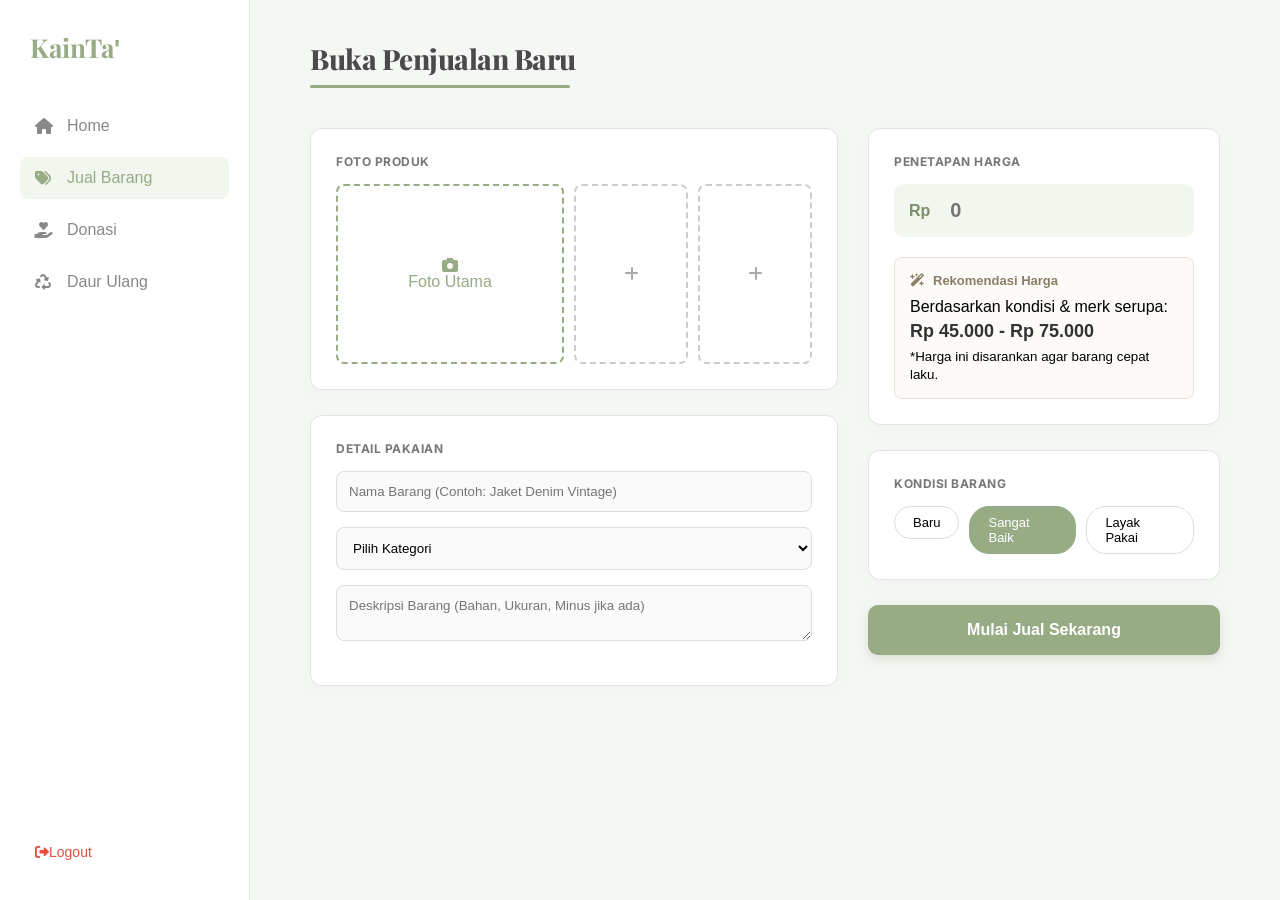
<file: sell-item.html>
<!DOCTYPE html>
<html lang="id">
<head>
    <meta charset="UTF-8">
    <meta name="viewport" content="width=device-width, initial-scale=1.0">
    <title>KainTa' - Jual Pakaian</title>
    <link rel="stylesheet" href="css/sell-style.css">
    <link rel="stylesheet" href="css/tracking-style.css">
    <link rel="stylesheet" href="https://cdnjs.cloudflare.com/ajax/libs/font-awesome/6.0.0/css/all.min.css">
    <link href="https://fonts.googleapis.com/css2?family=Inter:wght@400;500;600;700&family=Playfair+Display:wght@700;800;900&display=swap" rel="stylesheet">
</head>
<body>
    <div class="dashboard-container">
        <aside class="sidebar">
            <div class="sidebar-logo">KainTa<span>'</span></div>
            <ul class="side-links">
                <li><a href="index.html"><i class="fa-solid fa-house"></i> Home</a></li>
                <li class="active"><a href="sell-item.html"><i class="fa-solid fa-tags"></i> Jual Barang</a></li>
                <li><a href="donation.html"><i class="fa-solid fa-hand-holding-heart"></i> Donasi</a></li>
                <li><a href="recycle-info.html"><i class="fa-solid fa-recycle"></i> Daur Ulang</a></li>
            </ul>
            <div class="sidebar-footer">
                <a href="login.html"><i class="fa-solid fa-right-from-bracket"></i> Logout</a>
            </div>
        </aside>

        <main class="main-content">
            <header class="content-header">
                <h2>Buka Penjualan Baru</h2>
            </header>

            <form class="sell-form">
                <div class="form-grid">
                    
                    <div class="form-left">
                        <div class="section-box">
                            <label class="label-title">Foto Produk</label>
                            <div class="photo-upload-grid">
                                <div class="upload-slot main">
                                    <i class="fa-solid fa-camera"></i>
                                    <span>Foto Utama</span>
                                </div>
                                <div class="upload-slot"> <i class="fa-solid fa-plus"></i> </div>
                                <div class="upload-slot"> <i class="fa-solid fa-plus"></i> </div>
                            </div>
                        </div>

                        <div class="section-box">
                            <label class="label-title">Detail Pakaian</label>
                            <input type="text" placeholder="Nama Barang (Contoh: Jaket Denim Vintage)" class="input-field">
                            <select class="input-field">
                                <option value="">Pilih Kategori</option>
                                <option value="atasan">Atasan</option>
                                <option value="bawahan">Bawahan</option>
                                <option value="outer">Outerwear</option>
                            </select>
                            <textarea placeholder="Deskripsi Barang (Bahan, Ukuran, Minus jika ada)" class="input-field"></textarea>
                        </div>
                    </div>

                    <div class="form-right">
                        <div class="section-box highlight-box">
                            <label class="label-title">Penetapan Harga</label>
                            <div class="price-input-wrapper">
                                <span>Rp</span>
                                <input type="number" placeholder="0" id="input-price">
                            </div>
                            
                            <div class="price-recommendation">
                                <div class="rec-header">
                                    <i class="fa-solid fa-wand-magic-sparkles"></i>
                                    <span>Rekomendasi Harga</span>
                                </div>
                                <div class="rec-content">
                                    <p>Berdasarkan kondisi & merk serupa:</p>
                                    <div class="price-range">Rp 45.000 - Rp 75.000</div>
                                    <small>*Harga ini disarankan agar barang cepat laku.</small>
                                </div>
                            </div>
                        </div>

                        <div class="section-box">
                            <label class="label-title">Kondisi Barang</label>
                            <div class="condition-options">
                                <label class="radio-tag">
                                    <input type="radio" name="condition" value="new">
                                    <span>Baru</span>
                                </label>
                                <label class="radio-tag">
                                    <input type="radio" name="condition" value="excellent" checked>
                                    <span>Sangat Baik</span>
                                </label>
                                <label class="radio-tag">
                                    <input type="radio" name="condition" value="good">
                                    <span>Layak Pakai</span>
                                </label>
                            </div>
                        </div>

                        <button type="submit" class="publish-btn">Mulai Jual Sekarang</button>
                    </div>

                </div>
            </form>
        </main>
    </div>

</body>
</html>
</file>
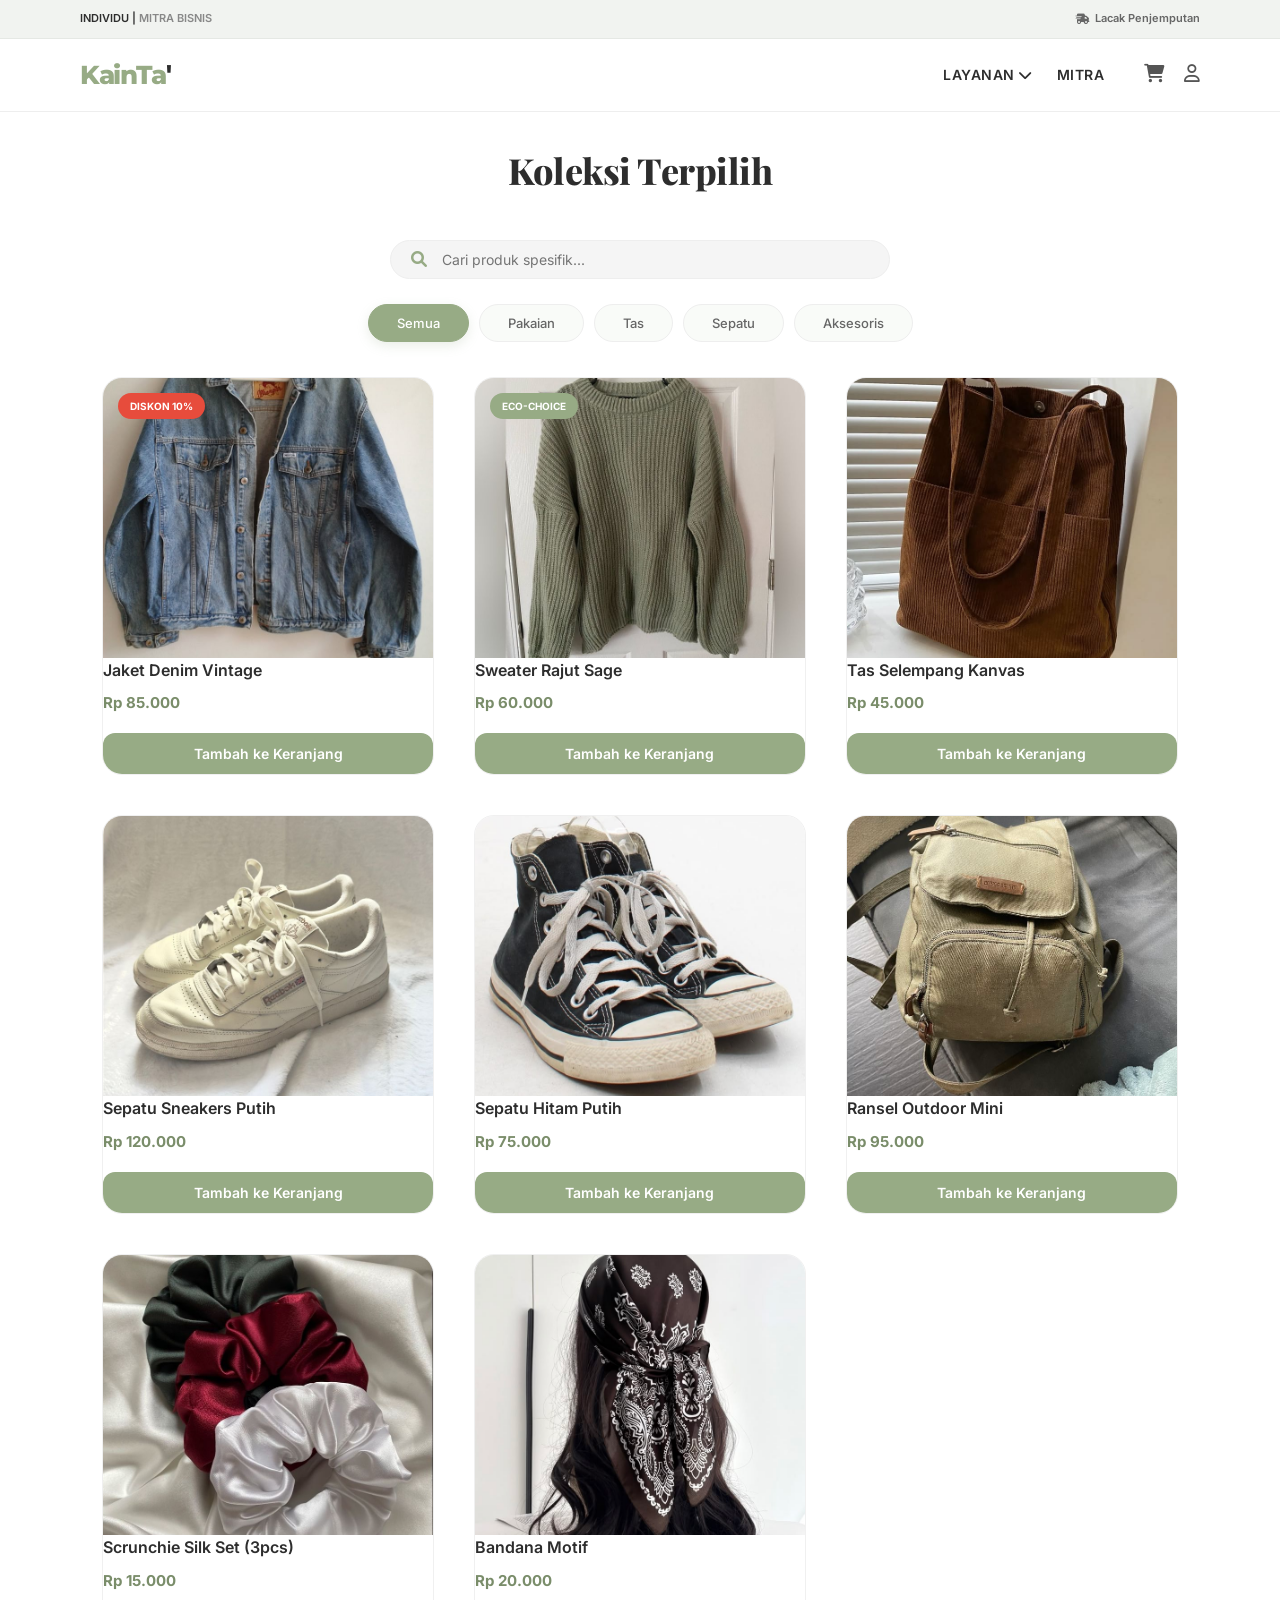
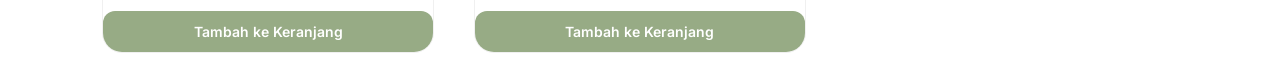
<file: shop.html>
<!DOCTYPE html>
<html lang="id">
<head>
    <meta charset="UTF-8">
    <meta name="viewport" content="width=device-width, initial-scale=1.0">
    <title>KainTa' - Toko Barang Bekas</title>
    <link rel="stylesheet" href="css/shop-style.css">
    <link rel="stylesheet" href="https://cdnjs.cloudflare.com/ajax/libs/font-awesome/6.0.0/css/all.min.css">
    <link rel="stylesheet" href="css/Head-foot.css">
</head>
<body>

 <header>
    <div class="top-bar">
        <div class="container top-bar-flex">
            <div class="user-toggle">
                <a href="#" class="active">INDIVIDU</a> | <a href="#">MITRA BISNIS</a>
            </div>
            <div class="top-info">
                <a href="track.html"><i class="fa-solid fa-truck-fast"></i> Lacak Penjemputan</a>
            </div>
        </div>
    </div>

    <nav class="navbar">
        <div class="container nav-flex">
           <a href="index.html" class="logo-link">
             <div class="logo">KainTa<span>'</span></div>
            </a>


            <div class="nav-right-side">
                <ul class="nav-links">
                    <li class="dropdown">
                        <a href="#">LAYANAN <i class="fa-solid fa-chevron-down"></i></a>
                        <ul class="dropdown-content">
                            <li><a href="shop.html">Commercial</a></li>
                            <li><a href="donation-stories.html">Donation</a></li>
                            <li><a href="recycle.html">Recycle</a></li>
                        </ul>
                    </li>
                    <li><a href="pickup-form.html">MITRA</a></li>
                </ul>
                <div class="nav-icons">
                    <a href="shop.html" class="user-link"><i class="fa-solid fa-cart-shopping"></i></a>
                    <a href="login.html" class="user-link"><i class="fa-regular fa-user"></i></a>
                </div>
            </div>
        </div>
    </nav>
</header>




    <main class="shop-container">
        <h2 class="section-title">Koleksi Terpilih</h2>

        <div class="item-search-wrapper">
            <div class="item-search-box">
                <i class="fa-solid fa-magnifying-glass"></i>
                <input type="text" id="itemSearchInput" placeholder="Cari produk spesifik..." onkeyup="searchProduct()">
            </div>
        </div>

        <section class="filter-bar">
            <button class="filter-btn active" data-filter="all">Semua</button>
            <button class="filter-btn" data-filter="pakaian">Pakaian</button>
            <button class="filter-btn" data-filter="tas">Tas</button>
            <button class="filter-btn" data-filter="sepatu">Sepatu</button>
            <button class="filter-btn" data-filter="aksesoris">Aksesoris</button>
        </section>

        <section class="product-grid" id="product-list">

            <div class="product-card" data-category="pakaian">
                <span class="badge sale">Diskon 10%</span>
                <div class="product-img"><img src="assets/shopjacket.jpg" alt="Jaket Denim"></div>
                <h3>Jaket Denim Vintage</h3>
                <p class="price">Rp 85.000</p>
                <button class="buy-btn">Tambah ke Keranjang</button>
            </div>

            <div class="product-card" data-category="pakaian">
                <span class="badge eco">Eco-Choice</span>
                <div class="product-img"><img src="assets/shopsweater.jpg" alt="Sweater"></div>
                <h3>Sweater Rajut Sage</h3>
                <p class="price">Rp 60.000</p>
                <button class="buy-btn">Tambah ke Keranjang</button>
            </div>

            <div class="product-card" data-category="tas">
                <div class="product-img"><img src="assets/shopbag.jpg" alt="Tas"></div>
                <h3>Tas Selempang Kanvas</h3>
                <p class="price">Rp 45.000</p>
                <button class="buy-btn">Tambah ke Keranjang</button>
            </div>

            <div class="product-card" data-category="sepatu">
                <div class="product-img"><img src="assets/shopshoes.jpg" alt="Sepatu"></div>
                <h3>Sepatu Sneakers Putih</h3>
                <p class="price">Rp 120.000</p>
                <button class="buy-btn">Tambah ke Keranjang</button>
            </div>

            <div class="product-card" data-category="sepatu">
                <div class="product-img"><img src="assets/shopsepatu.jpg" alt="Sepatu"></div>
                <h3>Sepatu Hitam Putih</h3>
                <p class="price">Rp 75.000</p>
                <button class="buy-btn">Tambah ke Keranjang</button>
            </div>

            <div class="product-card" data-category="tas">
                <div class="product-img"><img src="assets/shoptas.jpg" alt="Ransel"></div>
                <h3>Ransel Outdoor Mini</h3>
                <p class="price">Rp 95.000</p>
                <button class="buy-btn">Tambah ke Keranjang</button>
            </div>

            <div class="product-card" data-category="aksesoris">
                <div class="product-img"><img src="assets/shopscrunch.jpg" alt="Scrunchie"></div>
                <h3>Scrunchie Silk Set (3pcs)</h3>
                <p class="price">Rp 15.000</p>
                <button class="buy-btn">Tambah ke Keranjang</button>
            </div>

            <div class="product-card" data-category="aksesoris">
                <div class="product-img"><img src="assets/shopbandana.jpg" alt="Bandana"></div>
                <h3>Bandana Motif</h3>
                <p class="price">Rp 20.000</p>
                <button class="buy-btn">Tambah ke Keranjang</button>
            </div>
        </section>
    </main>
    
    <div id="custom-alert" class="modal-overlay">
        <div class="modal-box">
            <i class="fa-solid fa-circle-check"></i>
            <h3>Berhasil!</h3>
            <p id="modal-message">Barang telah masuk ke keranjang.</p>
            <button onclick="closeModal()">Oke Sip!</button>
        </div>
    </div>

    <script>
        // Logika Filter & Search (Digabung agar lebih efisien)
        function searchProduct() {
            let input = document.getElementById('itemSearchInput').value.toLowerCase();
            let cards = document.querySelectorAll('.product-card');
            cards.forEach(card => {
                let title = card.querySelector('h3').innerText.toLowerCase();
                card.style.display = title.includes(input) ? "" : "none";
            });
        }

        const filterButtons = document.querySelectorAll('.filter-btn');
        filterButtons.forEach(button => {
            button.addEventListener('click', () => {
                filterButtons.forEach(btn => btn.classList.remove('active'));
                button.classList.add('active');
                const filterValue = button.getAttribute('data-filter');
                document.querySelectorAll('.product-card').forEach(card => {
                    card.style.display = (filterValue === 'all' || card.dataset.category === filterValue) ? 'block' : 'none';
                });
            });
        });

        // Logika Modal
        function closeModal() { document.getElementById('custom-alert').style.display = 'none'; }
        
        document.querySelectorAll('.buy-btn').forEach(button => {
            button.addEventListener('click', function() {
                const title = this.closest('.product-card').querySelector('h3').innerText;
                document.getElementById('modal-message').innerText = `${title} berhasil ditambah!`;
                document.getElementById('custom-alert').style.display = 'flex';
            });
        });
    </script>
</body>
</html>
</file>
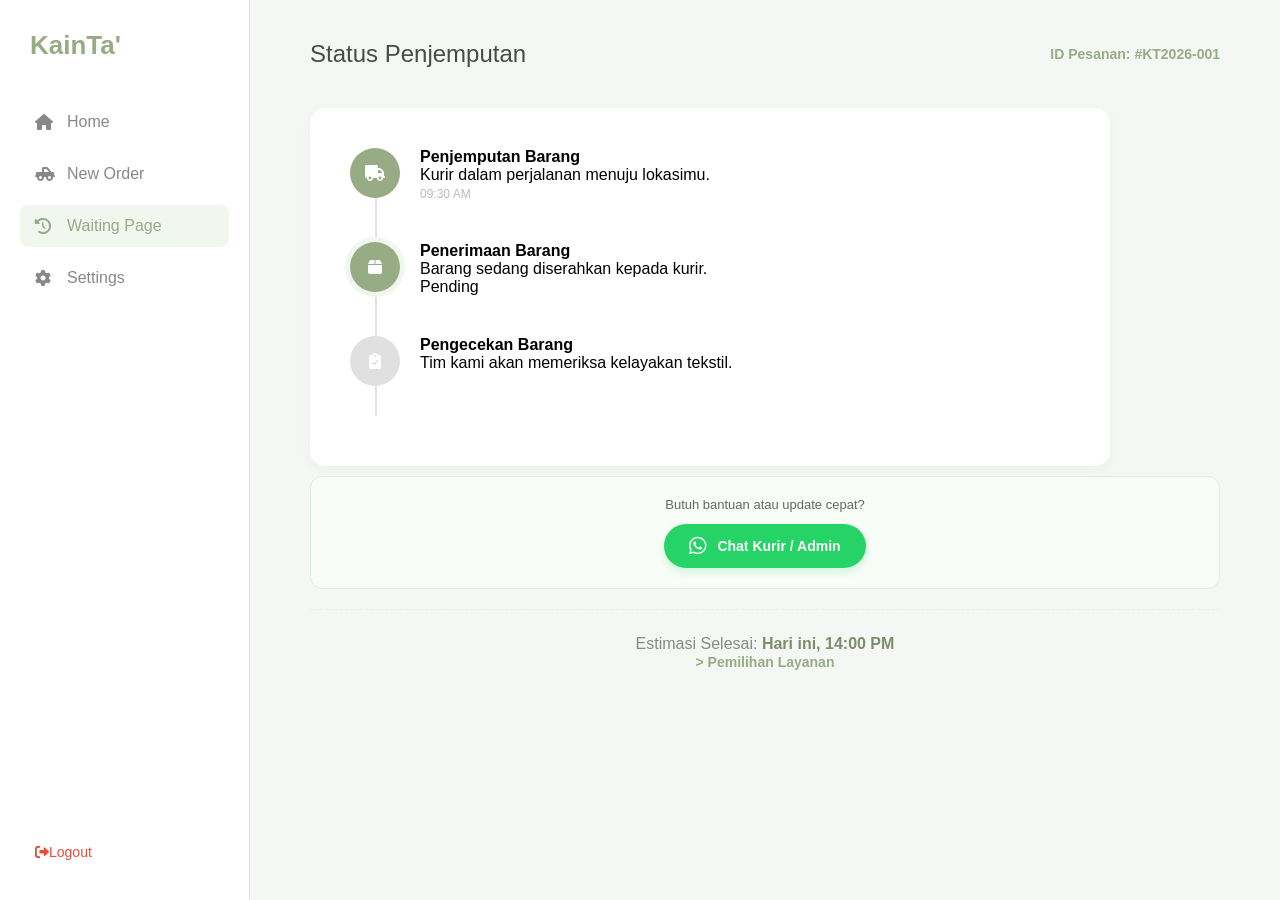
<file: track.html>
<!DOCTYPE html>
<html lang="id">
<head>
    <meta charset="UTF-8">
    <meta name="viewport" content="width=device-width, initial-scale=1.0">
    <title>KainTa' - Tracking Order</title>
    <link rel="stylesheet" href="css/tracking-style.css">
    <link rel="stylesheet" href="https://cdnjs.cloudflare.com/ajax/libs/font-awesome/6.0.0/css/all.min.css">
</head>
<body>

    <div class="dashboard-container">
        <aside class="sidebar">
            <div class="sidebar-logo">KainTa<span>'</span></div>
            <ul class="side-links">
                <li><a href="index.html"><i class="fa-solid fa-house"></i> Home</a></li>
                <li><a href="pickup-form.html"><i class="fa-solid fa-truck-pickup"></i> New Order</a></li>
                <li class="active"><a href="#"><i class="fa-solid fa-clock-rotate-left"></i> Waiting Page</a></li>
                <li><a href="#"><i class="fa-solid fa-gear"></i> Settings</a></li>
            </ul>
            <div class="sidebar-footer">
                <a href="login.html"><i class="fa-solid fa-right-from-bracket"></i> Logout</a>
            </div>
        </aside>

        <main class="main-content">
            <header class="content-header">
                <h2>Status Penjemputan</h2>
                <span class="order-id">ID Pesanan: #KT2026-001</span>
            </header>

            <section class="tracking-section">
                <div class="tracking-card">
                    <div class="tracking-steps">
                        
                        <div class="step completed">
                            <div class="step-visual">
                                <div class="step-icon"><i class="fa-solid fa-truck"></i></div>
                            </div>
                            <div class="step-info">
                                <h4>Penjemputan Barang</h4>
                                <p>Kurir dalam perjalanan menuju lokasimu.</p>
                                <span class="time-stamp">09:30 AM</span>
                            </div>
                        </div>

                        <div class="step active"> 
                            <div class="step-visual">
                                <div class="step-icon"><i class="fa-solid fa-box"></i></div>
                            </div>
                            <div class="step-info">
                                <h4>Penerimaan Barang</h4>
                                <p>Barang sedang diserahkan kepada kurir.</p>
                                <span class="status-badge">Pending</span>
                            </div>
                        </div>

                        <div class="step">
                            <div class="step-visual">
                                <div class="step-icon"><i class="fa-solid fa-clipboard-check"></i></div>
                            </div>
                            <div class="step-info">
                                <h4>Pengecekan Barang</h4>
                                <p>Tim kami akan memeriksa kelayakan tekstil.</p>
                            </div>
                        </div>

                    </div> </div> <div class="whatsapp-container">
                    <p>Butuh bantuan atau update cepat?</p>
                    <a href="https://wa.me/6287831513391?text=Halo%20KainTa..." class="wa-btn" target="_blank">
                        <i class="fa-brands fa-whatsapp"></i> Chat Kurir / Admin
                    </a>
                </div>

                <div class="eta-box">
                    <p>Estimasi Selesai: <strong>Hari ini, 14:00 PM</strong></p>
                    <a href="sell-item.html" class="link-masuk">> Pemilihan Layanan </a>
                </div>
            </section>
        </main>
    </div>

</body>
</html>
</file>
<file: css/landing-style.css>
/* KainTa' - Official Stylesheet
   Fonts: Inter (Body), Playfair Display (Heading), Montserrat (Logo)
*/

@import url('https://fonts.googleapis.com/css2?family=Inter:wght@300;400;500;600;700&family=Playfair+Display:ital,wght@0,700;1,600&family=Montserrat:wght@800&display=swap');

:root {
    /* Color Palette */
    --sage: #97AB85;
    --deep-sage: #7a8d6a;
    --dark: #2d2d2d;
    --text-muted: #666;
    --white: #fff;
    --bg-soft: #f9fbf8;
    
    /* Typography System */
    --font-main: 'Inter', sans-serif;
    --font-heading: 'Playfair Display', serif;
    --font-logo: 'Montserrat', sans-serif;
}

/* --- Reset & Base --- */
* { 
    margin: 0; 
    padding: 0; 
    box-sizing: border-box; 
}

body {
    font-family: var(--font-main);
    color: var(--dark);
    line-height: 1.6;
    background-color: var(--white);
    -webkit-font-smoothing: antialiased;
}

.container { 
    max-width: 1100px; 
    margin: 0 auto; 
    padding: 0 20px; 
}

/* --- Header & Navigation --- */
.top-bar { 
    background: #f1f3f0; 
    padding: 8px 0; 
    font-size: 11px; 
    font-weight: 600; 
    letter-spacing: 0.5px; 
}

.top-bar-flex { 
    display: flex; 
    justify-content: space-between; 
    align-items: center; 
}

.user-toggle a { 
    text-decoration: none; 
    color: #999; 
}

.user-toggle a.active { 
    color: var(--sage); 
}

.top-info a { 
    text-decoration: none; 
    color: #666; 
}

.navbar { 
    background: var(--white); 
    border-bottom: 1px solid #eee; 
    padding: 15px 0; 
    position: sticky; 
    top: 0; 
    z-index: 1000; 
}

.nav-flex { 
    display: flex; 
    justify-content: space-between; 
    align-items: center; 
}

.logo { 
    font-family: var(--font-logo);
    font-size: 26px; 
    font-weight: 800; 
    color: var(--sage); 
    letter-spacing: -1.5px; 
}

.logo span { color: var(--dark); }

/* Search Bar Tengah */
.nav-search-container {
    flex: 0 1 400px;
    margin: 0 20px;
}

.search-form {
    display: flex;
    background: #f1f3f0;
    padding: 5px 18px;
    border-radius: 30px;
    border: 1px solid transparent;
    transition: all 0.3s ease;
}

.search-form:focus-within {
    background: #ffffff;
    border-color: var(--sage);
    box-shadow: 0 4px 12px rgba(151, 171, 133, 0.15);
}

.search-form input {
    width: 100%;
    border: none;
    outline: none;
    background: transparent;
    padding: 8px;
    font-size: 14px;
    font-family: var(--font-main);
}

.search-form button {
    background: transparent;
    border: none;
    color: var(--sage);
    cursor: pointer;
    font-size: 16px;
}

.nav-right-side { 
    display: flex; 
    align-items: center; 
    gap: 40px; 
}

.nav-links { 
    display: flex; 
    list-style: none; 
    gap: 25px; 
}

.nav-links a { 
    text-decoration: none; 
    color: var(--dark); 
    font-size: 14px; 
    font-weight: 500; 
    transition: 0.3s; 
}

.nav-links a:hover { color: var(--sage); }

.nav-icons { 
    display: flex; 
    gap: 20px; 
    font-size: 18px; 
    color: #555; 
    align-items: center; 
}

/* Dropdown */
.dropdown { position: relative; }
.dropdown-content {
    position: absolute; top: 100%; left: 0; background: var(--white);
    min-width: 180px; box-shadow: 0 10px 30px rgba(0,0,0,0.08);
    border-radius: 12px; padding: 10px 0; display: none; list-style: none;
}
.dropdown:hover .dropdown-content { display: block; }
.dropdown-content a { padding: 8px 20px; display: block; font-size: 13px; }

/* --- Hero Section --- */
.hero-card {
    background: rgba(255, 255, 255, 0.1);
    backdrop-filter: blur(10px);
    -webkit-backdrop-filter: blur(10px);
    padding: 50px 40px;
    border-radius: 30px;
    text-align: center;
    max-width: 650px;
    color: #ffffff;
    border: 1px solid rgba(255, 255, 255, 0.2);
    box-shadow: 0 10px 30px rgba(0,0,0,0.1);
}

.hero-card h1 {
    font-family: var(--font-heading);
    font-size: 44px;
    margin-bottom: 10px;
    line-height: 1.1;
    font-weight: 700;
    text-shadow: 0 2px 10px rgba(0, 0, 0, 0.25);
}

.hero-card h1 span {
    display: block;
    font-family: var(--font-heading);
    font-style: italic;
    font-size: 34px;
    color: #cadeb9;
    margin-top: 5px;
}

.hero-card p {
    font-size: 16px;
    margin-bottom: 30px;
    color: rgba(255, 255, 255, 0.95);
    max-width: 85%;
    margin-left: auto;
    margin-right: auto;
}

/* --- Buttons --- */
.btn-primary {
    display: inline-block;
    background: var(--sage);
    color: var(--white);
    padding: 14px 40px;
    border-radius: 35px;
    text-decoration: none;
    font-size: 14px;
    font-weight: 600;
    letter-spacing: 0.5px;
    transition: 0.3s ease;
    border: none;
}

.btn-primary:hover {
    transform: translateY(-3px);
    box-shadow: 0 8px 20px rgba(151,171,133,0.4);
    background: var(--deep-sage);
}

/* --- Sections Styling --- */
.dual-path-section { display: flex; gap: 30px; padding: 80px 0; }

.path-card {
    flex: 1;
    background: var(--bg-soft);
    padding: 50px;
    border-radius: 30px;
    text-align: center;
    transition: 0.4s cubic-bezier(0.175, 0.885, 0.32, 1.275);
}

.path-card:hover { transform: translateY(-10px); }

.path-icon { 
    font-size: 45px; 
    color: var(--sage); 
    margin-bottom: 25px; 
}

.path-card h3 { 
    font-family: var(--font-heading);
    margin-bottom: 15px; 
    font-size: 24px; 
}

.section-title { 
    font-family: var(--font-heading);
    text-align: center; 
    font-size: 32px; 
    margin-bottom: 50px; 
    font-weight: 700; 
}

.services-grid { display: flex; gap: 30px; }

.service-card {
    flex: 1;
    border-radius: 30px;
    overflow: hidden;
    background: var(--white);
    border: 1px solid #eee;
    transition: 0.4s;
}

.service-card:hover { transform: translateY(-10px); box-shadow: 0 20px 40px rgba(0,0,0,0.05); }

.img-zoom { height: 280px; overflow: hidden; }

.img-zoom img { width: 100%; height: 100%; object-fit: cover; transition: 0.5s; }

.service-card:hover .img-zoom img { transform: scale(1.08); }

.service-info { padding: 30px; text-align: center; }

.service-info h3 { font-size: 18px; margin-bottom: 12px; font-weight: 700; }

.service-info p { font-size: 14px; color: var(--text-muted); margin-bottom: 25px; }

.btn-text { 
    text-decoration: none; 
    color: var(--sage); 
    font-weight: 700; 
    font-size: 13px; 
    text-transform: uppercase; 
}

/* --- CTA Banner --- */
.cta-banner-box {
    background: var(--sage);
    border-radius: 40px;
    padding: 80px 40px;
    text-align: center;
    color: var(--white);
    margin-top: 60px;    /* Memberi jarak luas dari kartu atasnya */
    margin-bottom: 60px;  /* Jarak ke footer */

}

.cta-banner-box h2 { 
    font-family: var(--font-heading);
    font-size: 36px; 
    margin-bottom: 20px; 
}

.btn-white {
    display: inline-block;
    margin-top: 30px;
    background: var(--white);
    color: var(--sage);
    padding: 16px 50px;
    border-radius: 40px;
    text-decoration: none;
    font-weight: 700;
    transition: 0.3s;
}

.btn-white:hover { transform: scale(1.05); }

/* --- Penyesuaian Ruang Utama --- */
.info-layout section {
    margin-bottom: 120px; /* Memberi jarak antar section besar */
}

.dual-path-section {
    display: flex;
    gap: 40px; /* Menambah jarak antar kartu Commercial & Donation */
    padding: 60px 0;
}

.services-grid {
    display: flex;
    gap: 30px;
    margin-top: 40px; /* Memberi jarak dari judul "Services" ke kartu */
}



/* --- Footer --- */
footer { padding: 80px 0; border-top: 1px solid #eee; background: #fafafa; }

.footer-grid { display: flex; justify-content: space-between; align-items: flex-start; }

.footer-brand h3 { 
    font-family: var(--font-logo);
    margin-bottom: 20px; 
    font-size: 18px; 
    color: var(--dark); 
}

.limited-text { 
    max-width: 500px; 
    font-size: 14px; 
    color: var(--text-muted); 
    line-height: 1.8; 
}

.footer-socials { display: flex; gap: 25px; font-size: 22px; }

.footer-socials a { color: #ccc; transition: 0.3s; }

.footer-socials a:hover { color: var(--sage); }

/* --- Modal Styling --- */
.modal-overlay {
    position: fixed;
    top: 0; left: 0;
    width: 100%; height: 100%;
    background: rgba(0, 0, 0, 0.6);
    display: none;
    justify-content: center;
    align-items: center;
    z-index: 2000;
    backdrop-filter: blur(4px);
}

.modal-box {
    background: white;
    padding: 40px 30px;
    border-radius: 25px;
    text-align: center;
    width: 90%;
    max-width: 350px;
    box-shadow: 0 15px 30px rgba(0,0,0,0.2);
    animation: popIn 0.4s cubic-bezier(0.68, -0.55, 0.27, 1.55);
}

@keyframes popIn {
    from { transform: scale(0.5); opacity: 0; }
    to { transform: scale(1); opacity: 1; }
}

/* --- Responsive --- */
@media (max-width: 900px) {
    .nav-search-container { display: none; }
}

@media (max-width: 768px) {
    .nav-links, .nav-icons { display: none; }
    .dual-path-section, .services-grid, .footer-grid { flex-direction: column; gap: 20px; }
    .hero-card h1 { font-size: 32px; }
    .hero-card h1 span { font-size: 26px; }
    .path-card { padding: 30px; }
}
</file>
<file: css/stories-styles.css>
:root {
    --sage-green: #97AB85;
    --deep-sage: #7D8F6A;
    --white: #FFFFFF;
    --text-color: #4A4A4A;
    --bg-color: #FDFBF7;
}

/* --- Penyelarasan Font Global --- */
* {
    margin: 0;
    padding: 0;
    box-sizing: border-box;
    font-family: 'Inter', 'Segoe UI', sans-serif; /* Font default untuk isi */
}

/* --- Judul Halaman (Serasi untuk Semua) --- */
.content-header h2, 
.page-header h2, 
.section-title {
    font-family: 'Playfair Display', serif !important;
    font-weight: 800 !important; /* Pertebal sesuai permintaan */
    color: var(--text-main);
    letter-spacing: -0.5px;
}

/* --- Sidebar Logo --- */
.sidebar-logo {
    font-family: 'Playfair Display', serif;
    font-size: 26px;
    font-weight: 900;
    color: var(--sage-green);
}

/* --- Sub-Judul (Card & Info) --- */
.recycle-info h3, 
.step h4, 
.label-title {
    font-family: 'Inter', sans-serif;
    font-weight: 700; /* Tetap tebal tapi tanpa dekorasi serif */
    text-transform: uppercase;
    letter-spacing: 0.5px;
}

/* --- Angka Steps (Daur Ulang) --- */
.step-num {
    font-family: 'Playfair Display', serif; /* Agar serasi dengan judul utama */
    font-weight: 900;
    font-size: 60px;
    color: #F1F6EF; /* Transparan lembut seperti di foto */
}


/* --- Donation Stories Layout --- */
.stories-container {
    padding: 40px 0 !important; /* Atas bawah saja, samping diatur container */
    max-width: 1200px; /* Samakan dengan max-width navbar agar sejajar lurus */
    margin: 0 auto;
}

/* Stories Grid: Dibuat lebih lebar dan tetap di tengah */
.stories-grid {
    display: grid;
    grid-template-columns: repeat(2, 1fr); /* Tetap 2 kolom tapi ditarik lebih lebar */
    gap: 50px; /* Jarak antar kartu sedikit diperlebar agar elegan */
    width: 100%;
    padding: 0 20px; /* Jarak aman agar tidak nempel layar saat di-resize */
}

/* Story Card: Mengikuti gaya kartu belanja tapi lebih luas */
.story-card {
    position: relative;
    background: var(--white);
    border-radius: 25px; /* Lebih bulat sedikit agar terlihat ramah (tema donasi) */
    overflow: hidden;
    border: 1px solid #f0f0f0;
    transition: 0.4s cubic-bezier(0.165, 0.84, 0.44, 1);
    display: flex;
    flex-direction: column; /* Konten disusun ke bawah */
}

.story-card:hover {
    transform: translateY(-8px);
    box-shadow: 0 20px 40px rgba(0,0,0,0.06);
}

/* Gambar Cerita: Dibuat lebih sinematik */
.card-img {
    width: 100%;
    height: 280px; /* Tinggi yang pas untuk landscape */
    overflow: hidden;
}

.card-img img {
    width: 100%;
    height: 100%;
    object-fit: cover;
    transition: 0.8s ease;
}

.story-card:hover .card-img img {
    transform: scale(1.03);
}

/* Info Konten: Lebih banyak nafas (padding) */
.card-content {
    padding: 30px;
    background: var(--white);
}

.card-content h3 {
    font-family: var(--font-heading); /* Playfair Display */
    font-size: 22px; 
    font-weight: 700;
    color: var(--dark);
    margin-bottom: 15px;
}

.card-content p {
    font-family: var(--font-main);
    font-size: 15px;
    color: var(--text-muted);
    line-height: 1.8;
    margin-bottom: 25px;
}

/* Link Learn More */
.learn-more {
    font-size: 13px;
    color: var(--sage-green);
    text-decoration: none;
    font-weight: 700;
    text-transform: uppercase;
    letter-spacing: 1px;
    display: inline-flex;
    align-items: center;
    gap: 8px;
}

.learn-more:hover {
    gap: 12px; /* Efek bergeser saat di-hover */
}

/* --- Responsif Mobile --- */
@media (max-width: 900px) {
    .stories-grid {
        grid-template-columns: 1fr; /* Jadi 1 kolom di tablet/HP agar teks enak dibaca */
        max-width: 600px; /* Biar kartu tidak terlalu lebar di HP */
        margin: 0 auto;
    }
}



/* Learn More Link (Memberikan Kesan Tombol Halus) */
.learn-more { 
    display: inline-block;
    font-size: 13px; 
    color: var(--sage-green); 
    text-decoration: none; 
    font-weight: 700; 
    text-transform: uppercase;
    letter-spacing: 1px;
    transition: 0.3s;
}

.learn-more:hover { 
    color: var(--deep-sage);
    transform: translateX(5px); /* Efek panah bergeser */
}

/* Responsif Mobile */
@media (max-width: 768px) {
    .stories-grid { 
        grid-template-columns: 1fr; 
        gap: 30px; 
    }
    .page-header h2 { font-size: 28px; }
    .card-img { height: 240px; }
}
</file>
<file: css/Head-foot.css>
/* KainTa' - Shop Page Stylesheet */

@import url('https://fonts.googleapis.com/css2?family=Inter:wght@300;400;500;600;700&family=Playfair+Display:ital,wght@0,700;1,600&family=Montserrat:wght@800&display=swap');

:root {
    --sage-green: #97AB85;
    --deep-sage: #7a8d6a;
    --white: #FFFFFF;
    --dark: #2d2d2d;
    --text-muted: #666;
    --bg-soft: #f9fbf8;
    
    /* Font System */
    --font-main: 'Inter', sans-serif;
    --font-heading: 'Playfair Display', serif;
    --font-logo: 'Montserrat', sans-serif;
}

/* --- Reset & Base --- */
* { 
    box-sizing: border-box; 
    margin: 0; 
    padding: 0; 
}

body {
    font-family: var(--font-main);
    color: var(--dark);
    line-height: 1.6;
    background-color: var(--white);
    -webkit-font-smoothing: antialiased;
}

/* --- Layout & Navbar Adjustment --- */
.navbar {
    background: var(--white);
    border-bottom: 1px solid #eee;
    padding: 15px 0;
    position: sticky;
    top: 0;
    z-index: 1000;
}

.nav-flex {
    display: flex;
    justify-content: space-between; /* Membuat Logo di kiri dan Menu di kanan */
    align-items: center;
}

.nav-right-side {
    display: flex;
    align-items: center;
    gap: 40px; /* Jarak antara Link Menu dan Icon User/Cart */
}

/* --- Nav Links & Dropdown --- */
.nav-links {
    display: flex;
    list-style: none;
    gap: 25px;
}

.nav-links a {
    text-decoration: none;
    color: var(--dark);
    font-size: 14px;
    font-weight: 600;
    text-transform: uppercase; /* Memberikan kesan clean/commercial */
    letter-spacing: 0.5px;
    transition: 0.3s;
}

.nav-links a:hover {
    color: var(--sage);
}

.dropdown {
    position: relative;
}

.dropdown-content {
    position: absolute;
    top: 100%;
    left: 0;
    background: var(--white);
    min-width: 180px;
    box-shadow: 0 10px 30px rgba(0,0,0,0.08);
    border-radius: 12px;
    padding: 10px 0;
    display: none;
    list-style: none;
    border: 1px solid #f0f0f0;
}

.dropdown:hover .dropdown-content {
    display: block;
}

.dropdown-content li a {
    padding: 10px 20px;
    display: block;
    font-size: 13px;
    text-transform: none; /* Dropdown lebih santai */
    font-weight: 500;
}

/* --- Icons --- */
.nav-icons {
    display: flex;
    gap: 20px;
    font-size: 18px;
}

.user-link {
    color: #555;
    transition: 0.3s;
}

.user-link:hover {
    color: var(--sage);
    transform: translateY(-2px);
}

/* --- Top Bar Adjustments --- */
.top-bar {
    background: #f1f3f0;
    padding: 10px 0;
    font-size: 11px;
    font-weight: 600;
    border-bottom: 1px solid #e5e8e4;
}

.top-bar-flex {
    display: flex;
    justify-content: space-between;
    align-items: center;
}

.user-toggle a {
    text-decoration: none;
    color: #888;
    transition: 0.3s;
}

.user-toggle a.active {
    color: var(--sage);
}

.top-info a {
    text-decoration: none;
    color: #666;
    display: flex;
    align-items: center;
    gap: 5px;
}

/* --- Responsive Styling --- */
@media (max-width: 768px) {
    .nav-right-side {
        gap: 15px;
    }
    .nav-links {
        display: none; /* Sembunyikan menu di mobile, bisa ganti ke Hamburger menu nantinya */
    }
    .top-bar {
        display: none; /* Sembunyikan topbar di layar sangat kecil untuk hemat ruang */
    }
}
.logo { 
    font-family: var(--font-logo);
    font-size: 26px; 
    font-weight: 800; 
    color: #97AB85; 
    letter-spacing: -1.5px; 
}

.logo span { color: var(--dark); }
/* --- Shop Layout --- */
.shop-container { 
    padding: 60px 8%; 
    max-width: 1400px;
    margin: 0 auto;
}
/* --- Penyesuaian Container --- */
.container {
    max-width: 1200px; /* Atur lebar maksimal agar tidak terlalu ke pinggir */
    margin: 0 auto;    /* Membuat konten ke tengah */
    padding: 0 40px;   /* Memberi nafas di sisi kiri/kanan pada layar medium */
}

.navbar {
    background: var(--white);
    border-bottom: 1px solid #eee;
    padding: 15px 0;
    position: sticky;
    top: 0;
    z-index: 1000;
    width: 100%;
}

.nav-flex {
    display: flex;
    justify-content: space-between; 
    align-items: center;
    /* Tidak perlu padding tambahan di sini karena sudah diatur oleh .container */
}

/* Agar Top Bar juga sejajar */
.top-bar-flex {
    display: flex;
    justify-content: space-between;
    align-items: center;
}
/* Menghilangkan dekorasi link pada logo */
.logo-link {
    text-decoration: none;
    display: inline-block; /* Menjaga ukuran logo tetap konsisten */
    transition: 0.3s ease;
}

/* Opsional: Memberikan efek hover tipis saat logo diarahkan kursor */
.logo-link:hover {
    opacity: 0.8;
    transform: scale(1.02);
}

/* Pastikan warna logo tetap mengikuti warna yang sudah kamu tentukan sebelumnya */
.logo-link .logo {
    color: #97AB85; /* Gunakan variabel --sage kamu jika ada */
}
</file>
<file: css/donation-style.css>
/* =========================================================
   GOOGLE FONTS
========================================================= */
@import url('https://fonts.googleapis.com/css2?family=Inter:wght@400;500;600;700&family=Playfair+Display:wght@600;700;800&display=swap');




/* =========================================================
   ROOT VARIABLES
========================================================= */
:root {
    --sage-green: #97AB85;
    --deep-sage: #7D8F6A;
    --light-bg: #F5F7F4;
    --white: #FFFFFF;
    --text-main: #4A4A4A;
    --text-muted: #888;
    --border-color: #e0e6df;
    --light-cream: #FDFBF7;
}




/* =========================================================
   BASE
========================================================= */
* {
    margin: 0;
    padding: 0;
    box-sizing: border-box;
    font-family: 'Inter', sans-serif;
}


body {
    background-color: var(--light-bg);
    color: var(--text-main);
    overflow-x: hidden;
    line-height: 1.6;
}




/* =========================================================
   TYPOGRAPHY SYSTEM
========================================================= */


/* Semua Heading */
h1,
h2,
h3,
h4,
h5,
h6,
.sidebar-logo,
.content-header h2 {
    font-family: 'Playfair Display', serif;
    letter-spacing: -0.5px;
    color: var(--text-main);
}


/* Semua Text */
p,
span,
a,
label,
input,
textarea,
button,
li {
    font-family: 'Inter', sans-serif;
}




/* =========================================================
   LAYOUT
========================================================= */
.dashboard-container {
    display: flex;
    min-height: 100vh;
}




/* --- Sidebar Logo --- */
.sidebar-logo {
    font-family: 'Playfair Display', serif;
    font-size: 26px;
    font-weight: 900;
    color: var(--sage-green);
}

/* --- Sub-Judul (Card & Info) --- */
.recycle-info h3, 
.step h4, 
.label-title {
    font-family: 'Inter', sans-serif;
    font-weight: 700; /* Tetap tebal tapi tanpa dekorasi serif */
    text-transform: uppercase;
    letter-spacing: 0.5px;
}

/* --- Angka Steps (Daur Ulang) --- */
.step-num {
    font-family: 'Playfair Display', serif; /* Agar serasi dengan judul utama */
    font-weight: 900;
    font-size: 60px;
    color: #F1F6EF; /* Transparan lembut seperti di foto */
}

.dashboard-container {
    display: flex;
    min-height: 100vh;
}

/* --- Sidebar (Persis Kode Referensi) --- */
.sidebar {
    width: 250px;
    background-color: var(--white);
    border-right: 1px solid var(--border-color);
    display: flex;
    flex-direction: column;
    padding: 30px 20px;
    position: fixed;
    height: 100%;
    z-index: 100;
}

.sidebar-logo {
    font-size: 26px;
    font-weight: bold;
    color: var(--sage-green);
    margin-bottom: 40px;
    padding-left: 10px;
}

.side-links {
    list-style: none;
    flex: 1;
}

.side-links li {
    margin-bottom: 10px;
}

.side-links a {
    text-decoration: none;
    color: #888;
    display: flex;
    align-items: center;
    padding: 12px 15px;
    border-radius: 8px;
    transition: 0.3s;
    font-weight: 500;
}

.side-links li.active a, .side-links a:hover {
    background-color: #F1F6EF;
    color: var(--sage-green);
}

.side-links i {
    margin-right: 12px;
    width: 20px;
}

.sidebar-footer a {
    text-decoration: none;
    color: #e74c3c;
    font-size: 14px;
    display: flex;
    align-items: center;
    padding: 10px 15px;
}





/* =========================================================
   MAIN CONTENT
========================================================= */
.main-content {
    margin-left: 250px;
    flex: 1;
    padding: 40px 60px;
}




/* =========================================================
   HEADER
========================================================= */
.content-header {
    display: flex;
    justify-content: space-between;
    align-items: center;
    margin-bottom: 40px;
}


.content-header h2 {
    font-size: 30px;
    font-weight: 700;
    color: var(--text-main);
    position: relative;
}


/* Garis bawah heading */
.content-header h2::after {
    content: '';
    display: block;
    width: 260px;
    height: 3px;
    background: var(--sage-green);
    margin-top: 8px;
    border-radius: 2px;
}


.content-header p {
    color: var(--text-muted);
    font-size: 15px;
    margin-top: 5px;
}



/* Donation Card Layout */
.donation-list { display: flex; flex-direction: column; gap: 20px; max-width: 850px; }

.donation-card {
    background: white;
    border-radius: 20px;
    padding: 25px;
    display: flex;
    align-items: center;
    gap: 30px;
    box-shadow: 0 10px 25px rgba(0,0,0,0.03);
    transition: transform 0.3s ease;
}

.donation-card:hover { transform: translateY(-5px); }

/* Varian Warna Lembut Ala Gambar */
.green-variant { background: #F4F8F1; }
.sand-variant { background: #FBF7F2; }

.card-image img {
    width: 80px;
    height: 80px;
    border-radius: 15px;
    object-fit: cover;
}

.card-info { flex: 1; }

.card-info h3 { font-size: 20px; color: #333; margin-bottom: 8px; }
.card-info p { font-size: 14px; color: #666; line-height: 1.5; margin-bottom: 15px; }

/* Detail Sub (Lokasi & Info Lebih) */
.card-details-sub {
    display: flex;
    justify-content: flex-start;
    gap: 20px;
    margin-bottom: 20px;
}

.location { font-size: 12px; color: var(--text-muted); }
.location i { color: var(--sage-green); margin-right: 4px; }

.more-info {
    font-size: 12px;
    color: var(--sage-green);
    text-decoration: none;
    font-weight: 600;
    opacity: 0.7;
}
.more-info:hover { opacity: 1; text-decoration: underline; }

/* Footer Action */
.card-footer-action {
    display: flex;
    justify-content: space-between;
    align-items: center;
    border-top: 1px solid rgba(0,0,0,0.05);
    padding-top: 15px;
}

.created-by { font-size: 13px; color: #999; }
.created-by strong { color: #555; }

/* Tombol Donasi & Panah */
.donate-action-btn {
    background: transparent;
    border: none;
    display: flex;
    align-items: center;
    gap: 10px;
    cursor: pointer;
    color: var(--sage-green);
    font-weight: bold;
    font-size: 15px;
    transition: 0.3s;
}

.donate-action-btn i {
    font-size: 32px; /* Ukuran icon panah besar seperti di gambar */
    opacity: 0.8;
}

.donate-action-btn:hover { color: var(--deep-sage); }
.donate-action-btn:hover i { transform: translateX(5px); opacity: 1; }


/* Tambahkan aksen garis kecil di bawah judul (opsional) */
.content-header h2::after {
    content: '';
    display: block;
    width: 260px;
    height: 3px;
    background: var(--sage-green);
    margin-top: 8px;
    border-radius: 2px;
}
</file>
<file: css/style.css>
/* --- Root Variables & Base --- */
:root {
    --sage-green: #97AB85;
    --deep-sage: #7D8F6A;
    --light-bg: #F5F7F4;
    --white: #FFFFFF;
    --text-main: #4A4A4A;
    --text-muted: #888888;
    --border-color: #e0e6df;
    --light-cream: #FDFBF7;
    --accent-red: #e74c3c;
    --transition: all 0.3s cubic-bezier(0.4, 0, 0.2, 1);
}


* {
    margin: 0;
    padding: 0;
    box-sizing: border-box;
    font-family: 'Inter', 'Segoe UI', sans-serif;
}


body {
    background-color: var(--light-bg);
    color: var(--text-main);
    overflow-x: hidden;
    line-height: 1.6;
}


/* --- Layout Structure --- */
.dashboard-container {
    display: flex;
    min-height: 100vh;
}


/* --- Sidebar --- */
.sidebar {
    width: 250px;
    background-color: var(--white);
    border-right: 1px solid var(--border-color);
    display: flex;
    flex-direction: column;
    padding: 30px 20px;
    position: fixed;
    height: 100vh;
    z-index: 100;
}


.sidebar-logo {
    font-family: 'Playfair Display', serif;
    font-size: 28px;
    font-weight: bold;
    color: var(--sage-green);
    margin-bottom: 40px;
    padding-left: 10px;
}


.side-links {
    list-style: none;
    flex: 1;
}


.side-links li { margin-bottom: 8px; }


.side-links a {
    text-decoration: none;
    color: var(--text-muted);
    display: flex;
    align-items: center;
    padding: 12px 15px;
    border-radius: 10px;
    transition: var(--transition);
    font-weight: 500;
}


.side-links li.active a, .side-links a:hover {
    background-color: #F1F6EF;
    color: var(--sage-green);
}


.side-links i {
    margin-right: 12px;
    font-size: 18px;
    width: 20px;
    text-align: center;
}


.sidebar-footer a {
    text-decoration: none;
    color: var(--accent-red);
    font-size: 14px;
    display: flex;
    align-items: center;
    padding: 10px 15px;
    font-weight: 600;
}


/* --- Main Content --- */
.main-content {
    margin-left: 250px;
    flex: 1;
    padding: 40px 60px;
    max-width: 1200px;
}


/* Header Styling */
.content-header {
    display: flex;
    justify-content: space-between;
    align-items: flex-end;
    margin-bottom: 40px;
    border-bottom: 1px solid var(--border-color);
    padding-bottom: 20px;
}


.header-title-area h2 {
    font-family: 'Playfair Display', serif;
    font-size: 32px;
    font-weight: 700;
    color: var(--text-main);
    letter-spacing: -0.5px;
}


.header-title-area h2::after {
    content: '';
    display: block;
    width: 60px;
    height: 4px;
    background: var(--sage-green);
    margin-top: 8px;
    border-radius: 2px;
}


.header-description {
    font-size: 14px;
    color: var(--text-muted);
    max-width: 350px;
    padding-left: 25px;
    border-left: 2px solid var(--border-color);
}


/* --- Form Components --- */
.form-grid {
    display: grid;
    grid-template-columns: 1.6fr 1fr;
    gap: 30px;
    align-items: start;
}


.section-box {
    background: var(--white);
    padding: 28px;
    border-radius: 16px;
    border: 1px solid var(--border-color);
    margin-bottom: 25px;
    box-shadow: 0 4px 20px rgba(0,0,0,0.03);
}


.label-title {
    display: block;
    font-weight: 700;
    font-size: 11px;
    text-transform: uppercase;
    color: var(--text-muted);
    margin-bottom: 15px;
    letter-spacing: 1.2px;
}


.category-tag {
    background: #F1F6EF;
    color: var(--deep-sage);
    padding: 6px 14px;
    border-radius: 20px;
    font-size: 11px;
    font-weight: 700;
    text-transform: uppercase;
    margin-bottom: 15px;
    display: inline-block;
}


.input-field {
    width: 100%;
    padding: 14px;
    border: 1px solid #E2E2E2;
    border-radius: 10px;
    margin-bottom: 20px;
    background: #F9F9F9;
    outline: none;
    transition: var(--transition);
}


.input-field:focus {
    border-color: var(--sage-green);
    background: var(--white);
    box-shadow: 0 0 0 3px rgba(151, 171, 133, 0.1);
}


/* --- Photo Grid --- */
.photo-upload-grid {
    display: grid;
    grid-template-columns: 2fr 1fr 1fr;
    gap: 12px;
    height: 200px;
}


.upload-slot {
    border: 2px dashed #D1D1D1;
    border-radius: 12px;
    display: flex;
    flex-direction: column;
    justify-content: center;
    align-items: center;
    color: #999;
    cursor: pointer;
    transition: var(--transition);
    background: #FAFAFA;
}


.upload-slot:hover {
    border-color: var(--sage-green);
    background: #F1F6EF;
    color: var(--sage-green);
}


.upload-slot.main {
    background: #FDFDFD;
    color: var(--sage-green);
    border-color: var(--sage-green);
    border-style: solid;
}


.upload-slot i { font-size: 22px; margin-bottom: 5px; }


/* --- Price Section --- */
.price-input-wrapper {
    display: flex;
    align-items: center;
    background: #F1F6EF;
    border-radius: 12px;
    padding: 8px 20px;
}


.price-input-wrapper span {
    font-weight: 800;
    color: var(--deep-sage);
    font-size: 18px;
    margin-right: 10px;
}


.price-input-wrapper input {
    background: transparent;
    border: none;
    padding: 10px 0;
    font-size: 22px;
    font-weight: 700;
    color: var(--deep-sage);
    width: 100%;
    outline: none;
}


.price-recommendation {
    margin-top: 20px;
    background: var(--light-cream);
    border: 1px solid #E9E1D0;
    border-radius: 12px;
    padding: 18px;
}


.rec-header {
    color: #8B7E66;
    font-size: 12px;
    font-weight: 800;
    text-transform: uppercase;
    display: flex;
    justify-content: space-between;
}


.price-range {
    font-size: 20px;
    color: #333;
    font-weight: 700;
    margin: 8px 0;
}


/* --- Condition Tabs --- */
.condition-options {
    display: flex;
    gap: 12px;
    flex-wrap: wrap;
}


.radio-tag input { display: none; }


.radio-tag span {
    padding: 10px 20px;
    border: 1px solid #DDD;
    border-radius: 25px;
    font-size: 13px;
    font-weight: 600;
    cursor: pointer;
    display: inline-block;
    transition: var(--transition);
    background: var(--white);
}


.radio-tag input:checked + span {
    background: var(--sage-green);
    color: white;
    border-color: var(--sage-green);
}


/* --- Action Buttons --- */
.publish-btn {
    width: 100%;
    padding: 18px;
    background: var(--sage-green);
    color: white;
    border: none;
    border-radius: 12px;
    font-weight: 700;
    font-size: 16px;
    cursor: pointer;
    box-shadow: 0 6px 20px rgba(151, 171, 133, 0.4);
    transition: var(--transition);
}


.publish-btn:hover {
    background: var(--deep-sage);
    transform: translateY(-3px);
    box-shadow: 0 8px 25px rgba(151, 171, 133, 0.5);
}


/* --- Scrollbar --- */
::-webkit-scrollbar { width: 8px; }
::-webkit-scrollbar-track { background: var(--light-bg); }
::-webkit-scrollbar-thumb { background: #d0d8cc; border-radius: 10px; }
::-webkit-scrollbar-thumb:hover { background: var(--sage-green); }


/* --- Responsive --- */
@media (max-width: 1100px) {
    .form-grid { grid-template-columns: 1fr; }
    .main-content { padding: 30px; }
}


@media (max-width: 768px) {
    .sidebar { width: 70px; padding: 20px 10px; }
    .sidebar-logo, .side-links span, .header-description { display: none; }
    .main-content { margin-left: 70px; padding: 20px; }
    .content-header { flex-direction: column; align-items: flex-start; }
    .photo-upload-grid { grid-template-columns: 1fr 1fr; height: auto; }
    .upload-slot.main { grid-column: span 2; height: 150px; }
}
:root {
    --sage-green: #97AB85;
    --dark-sage: #7d8f6a;
    --bg-gradient: #b5c4ab;
    --white: #fdfbf7;
}


* {
    margin: 0;
    padding: 0;
    box-sizing: border-box;
}


body {
    background-color: var(--bg-gradient);
    font-family: 'Montserrat', sans-serif;
    display: flex;
    justify-content: center;
    align-items: center;
    height: 100vh;
}


.main-container {
    width: 100%;
    max-width: 900px;
    padding: 20px;
}


.login-card {
    display: flex;
    background: var(--white);
    border-radius: 40px; /* Sangat bulat sesuai gambar */
    overflow: hidden;
    box-shadow: 0 20px 40px rgba(0,0,0,0.1);
}


/* --- Panel Kiri --- */
.left-panel {
    flex: 1.2;
    background-color: var(--sage-green);
    color: white;
    padding: 60px 40px;
}


.left-content h1 {
    font-family: 'Playfair Display', serif;
    font-size: 42px;
    line-height: 1.2;
    margin-bottom: 20px;
}


.left-content p {
    font-size: 14px;
    line-height: 1.6;
    margin-bottom: 30px;
    opacity: 0.9;
}


.illustration-box img {
    width: 100%;
    max-width: 350px;
    display: block;
    margin: 0 auto;
}


/* --- Panel Kanan --- */
.right-panel {
    flex: 1;
    padding: 60px 50px;
    display: flex;
    align-items: center;
}


.right-content { width: 100%; }


.form-header h2 {
    text-align: center;
    font-family: 'Montserrat', sans-serif;
    color: #888;
    letter-spacing: 2px;
    font-size: 18px;
    margin-bottom: 40px;
}


.input-group {
    position: relative;
    margin-bottom: 15px;
}


.input-group input {
    width: 100%;
    padding: 15px 15px 15px 45px;
    border: 1px solid #ddd;
    border-radius: 30px;
    outline: none;
}


.input-icon {
    position: absolute;
    left: 18px;
    top: 50%;
    transform: translateY(-50%);
    color: #aaa;
}


.forgot-link {
    text-align: left;
    margin-bottom: 20px;
}


.forgot-link a {
    font-size: 12px;
    color: #aaa;
    text-decoration: none;
}


.login-btn {
    width: 100%;
    padding: 15px;
    background-color: var(--sage-green);
    color: white;
    border: none;
    border-radius: 30px;
    font-weight: bold;
    cursor: pointer;
    margin-bottom: 15px;
}


.google-btn {
    width: 100%;
    padding: 12px;
    background: white;
    border: 1px solid #ddd;
    border-radius: 30px;
    display: flex;
    justify-content: center;
    align-items: center;
    gap: 10px;
    color: #777;
    cursor: pointer;
    font-size: 14px;
}


.google-btn img { width: 18px; }


.create-account {
    text-align: center;
    margin-top: 25px;
}


.create-account a {
    color: #aaa;
    text-decoration: none;
    font-size: 12px;
}


/* Responsive Mobile */
@media (max-width: 768px) {
    .login-card { flex-direction: column; border-radius: 20px; }
    .left-panel { padding: 40px 20px; }
}


:root {
    --sage-green: #97AB85;
    --dark-sage: #7d8f6a;
    --bg-light: #fdfbf7;
    --text-muted: #888;
}


* {
    margin: 0;
    padding: 0;
    box-sizing: border-box;
}


body {
    background-color: #b5c4ab; /* Warna latar luar */
    font-family: 'Montserrat', sans-serif;
    display: flex;
    justify-content: center;
    align-items: center;
    height: 100vh;
}


.login-card {
    display: flex;
    background: var(--bg-light);
    width: 900px;
    border-radius: 50px; /* Sangat membulat sesuai gambar Desktop-2 */
    overflow: hidden;
    box-shadow: 0 25px 50px rgba(0,0,0,0.15);
}


/* Panel Kiri */
.left-panel {
    flex: 1.2;
    background-color: var(--sage-green);
    padding: 60px 50px;
    color: white;
}


.left-content h1 {
    font-family: 'Playfair Display', serif;
    font-size: 48px;
    margin-bottom: 25px;
    letter-spacing: 1px;
}


.left-content p {
    font-size: 15px;
    line-height: 1.6;
    margin-bottom: 40px;
}


.illustration-box img {
    width: 100%;
    max-width: 380px;
    display: block;
}


/* Panel Kanan */
.right-panel {
    flex: 1;
    padding: 60px 45px;
}


.form-header h2 {
    text-align: center;
    color: var(--text-muted);
    font-size: 18px;
    letter-spacing: 2px;
    margin-bottom: 40px;
}


.input-group {
    position: relative;
    margin-bottom: 15px;
}


.input-group input {
    width: 100%;
    padding: 15px 45px;
    border: 1px solid #e0e0e0;
    border-radius: 30px;
    outline: none;
    font-size: 14px;
    color: #555;
}


.input-icon {
    position: absolute;
    left: 20px;
    top: 50%;
    transform: translateY(-50%);
    color: #ccc;
}


.toggle-password {
    position: absolute;
    right: 20px;
    top: 50%;
    transform: translateY(-50%);
    cursor: pointer;
    color: #ccc;
}


.login-btn {
    width: 100%;
    padding: 15px;
    background-color: var(--sage-green);
    color: white;
    border: none;
    border-radius: 30px;
    font-weight: 600;
    cursor: pointer;
    margin-top: 20px;
    transition: 0.3s;
}


.divider-text {
    text-align: center;
    font-size: 11px;
    color: var(--text-muted);
    margin: 20px 0;
}


.google-btn {
    width: 100%;
    padding: 12px;
    background: white;
    border: 1px solid #eee;
    border-radius: 30px;
    display: flex;
    justify-content: center;
    align-items: center;
    gap: 12px;
    color: #666;
    font-size: 14px;
    cursor: pointer;
}


.google-btn img { width: 18px; }


.create-account {
    text-align: center;
    margin-top: 20px;
}


.create-account a {
    color: var(--text-muted);
    font-size: 12px;
    text-decoration: none;
}
</file>
<file: css/form-style.css>
:root {
    --primary-color: #97AB85;
    --primary-dark: #7D8F6A;
    --bg-light: #F8F9F7;
    --text-main: #444;
    --text-muted: #888;
    --border-color: #E0E0E0;
    --white: #ffffff;
}

* {
    box-sizing: border-box;
    margin: 0;
    padding: 0;
}

body {
    font-family: 'Inter', -apple-system, sans-serif;
    background-color: var(--bg-light);
    color: var(--text-main);
    line-height: 1.6;
}

/* Global Container */
.container { max-width: 1100px; margin: 0 auto; padding: 0 20px; }

/* Memastikan tulisan di bawahnya tetap rapi */
.map-content span {
    display: block;
    font-size: 0.9rem;
    color: var(--text-muted);
}



/* Main Container */
.form-container {
    display: flex;
    justify-content: center;
    padding: 2rem 1rem;
}

.pickup-form {
    background: var(--white);
    width: 100%;
    max-width: 480px;
    padding: 2rem;
    border-radius: 20px;
    box-shadow: 0 10px 30px rgba(0,0,0,0.05);
}

.form-section {
    margin-bottom: 1.8rem;
}

.section-label {
    display: block;
    font-size: 0.85rem;
    font-weight: 700;
    margin-bottom: 0.8rem;
    letter-spacing: 0.5px;
}

/* Map Styling */
.map-box {
    width: 100%;
    height: 160px;
    background-color: #F1F4F0;
    border: 1px solid var(--border-color);
    border-radius: 12px;
    display: flex;
    justify-content: center;
    align-items: center;
    transition: 0.3s;
}

.map-content {
    text-align: center;
    color: var(--primary-color);
}

.map-content i {
    font-size: 2.5rem;
    display: block;
    margin-bottom: 0.5rem;
}

.map-content span {
    font-size: 0.9rem;
    color: var(--text-muted);
}

/* Category Selection */
.category-selection {
    display: grid;
    grid-template-columns: repeat(3, 1fr);
    gap: 12px;
}

.category-item input {
    display: none;
}

.category-box {
    border: 1.5px solid var(--border-color);
    padding: 1.2rem 0.5rem;
    text-align: center;
    border-radius: 12px;
    cursor: pointer;
    transition: all 0.2s ease;
    background: var(--white);
}

.category-box i {
    font-size: 1.8rem;
    color: var(--primary-color);
    margin-bottom: 0.6rem;
    display: block;
}

.category-box span {
    font-size: 0.75rem;
    font-weight: 700;
    color: var(--text-main);
}

/* Category Radio Logic */
.category-item input:checked + .category-box {
    border-color: var(--primary-color);
    background-color: #F9FBF8;
    box-shadow: 0 4px 12px rgba(151, 171, 133, 0.15);
}

/* Datetime Styling */
.datetime-grid {
    display: flex;
    gap: 12px;
}

.input-group {
    flex: 1;
}

.input-tag {
    display: block;
    font-size: 0.7rem;
    font-weight: 800;
    color: var(--text-muted);
    background: #EEEEEE;
    padding: 3px 8px;
    width: fit-content;
    border-radius: 4px;
    margin-bottom: 6px;
}

input[type="date"], 
input[type="time"] {
    width: 100%;
    padding: 0.8rem;
    border: 1.5px solid var(--border-color);
    border-radius: 8px;
    font-family: inherit;
    color: var(--text-main);
}

/* Upload Area */
.upload-area {
    border: 2px dashed var(--primary-color);
    background: #FCFDFB;
    border-radius: 12px;
    padding: 2rem;
    text-align: center;
    cursor: pointer;
    transition: 0.3s;
}

.upload-area:hover {
    background: #F1F6EF;
}

.upload-area i {
    font-size: 2.5rem;
    color: var(--primary-color);
    margin-bottom: 0.8rem;
}

.upload-area p {
    font-weight: 700;
    font-size: 0.9rem;
}

.upload-area small {
    color: var(--text-muted);
    font-size: 0.75rem;
}

/* Submit Button */
.submit-button {
    width: 100%;
    padding: 1.1rem;
    background-color: var(--primary-color);
    color: var(--white);
    border: none;
    border-radius: 12px;
    font-size: 1rem;
    font-weight: 700;
    cursor: pointer;
    transition: background 0.3s, transform 0.1s;
    box-shadow: 0 4px 15px rgba(151, 171, 133, 0.3);
}

.submit-button:hover {
    background-color: var(--primary-dark);
}

.submit-button:active {
    transform: scale(0.98);
}
</file>
<file: css/recycle-style.css>
/* --- Root Variables & Base --- */
/* =========================================================
   GOOGLE FONTS
========================================================= */
@import url('https://fonts.googleapis.com/css2?family=Inter:wght@400;500;600;700&family=Playfair+Display:wght@600;700;800&display=swap');




/* =========================================================
   ROOT VARIABLES
========================================================= */
:root {
    --sage-green: #97AB85;
    --deep-sage: #7D8F6A;
    --light-bg: #F5F7F4;
    --white: #FFFFFF;
    --text-main: #4A4A4A;
    --text-muted: #888;
    --border-color: #e0e6df;
    --light-cream: #FDFBF7;
}




/* =========================================================
   BASE
========================================================= */
* {
    margin: 0;
    padding: 0;
    box-sizing: border-box;
    font-family: 'Inter', sans-serif;
}


body {
    background-color: var(--light-bg);
    color: var(--text-main);
    overflow-x: hidden;
    line-height: 1.6;
}




/* =========================================================
   TYPOGRAPHY SYSTEM
========================================================= */


/* Semua Heading */
h1,
h2,
h3,
h4,
h5,
h6,
.sidebar-logo,
.content-header h2 {
    font-family: 'Playfair Display', serif;
    letter-spacing: -0.5px;
    color: var(--text-main);
}


/* Semua Text */
p,
span,
a,
label,
input,
textarea,
button,
li {
    font-family: 'Inter', sans-serif;
}




/* =========================================================
   LAYOUT
========================================================= */
.dashboard-container {
    display: flex;
    min-height: 100vh;
}


.dashboard-container {
    display: flex;
    min-height: 100vh;
}

/* --- Sidebar (Persis Kode Referensi) --- */
.sidebar {
    width: 250px;
    background-color: var(--white);
    border-right: 1px solid var(--border-color);
    display: flex;
    flex-direction: column;
    padding: 30px 20px;
    position: fixed;
    height: 100%;
    z-index: 100;
}

.sidebar-logo {
    font-size: 26px;
    font-weight: bold;
    color: var(--sage-green);
    margin-bottom: 40px;
    padding-left: 10px;
}

.sidebar-logo span { color: var(--deep-sage); }

.side-links {
    list-style: none;
    flex: 1;
}

.side-links li { margin-bottom: 10px; }

.side-links a {
    text-decoration: none;
    color: #888;
    display: flex;
    align-items: center;
    padding: 12px 15px;
    border-radius: 8px;
    transition: 0.3s;
    font-weight: 500;
}

.side-links li.active a, .side-links a:hover {
    background-color: #F1F6EF;
    color: var(--sage-green);
}

.side-links i { margin-right: 12px; width: 20px; }

.sidebar-footer a {
    text-decoration: none;
    color: #e74c3c;
    font-size: 14px;
    display: flex;
    align-items: center;
    padding: 10px 15px;
}

/* --- Recycle Container Layout --- */
.recycle-container {
    margin-left: 250px;
    flex: 1;
    padding: 40px 60px;
}


/* =========================================================
   HEADER
========================================================= */
.content-header {
    display: flex;
    justify-content: space-between;
    align-items: center;
    margin-bottom: 40px;
}


.content-header h2 {
    font-size: 30px;
    font-weight: 700;
    color: var(--text-main);
    position: relative;
}


/* Garis bawah heading */
.content-header h2::after {
    content: '';
    display: block;
    width: 260px;
    height: 3px;
    background: var(--sage-green);
    margin-top: 8px;
    border-radius: 2px;
}


.content-header p {
    color: var(--text-muted);
    font-size: 15px;
    margin-top: 5px;
}




/* --- Recycle Grid (No Overlap) --- */
.recycle-grid {
    display: grid;
    grid-template-columns: repeat(auto-fit, minmax(350px, 1fr));
    gap: 30px;
    margin-bottom: 60px;
}

.recycle-card {
    background: var(--white);
    padding: 30px;
    border-radius: 15px;
    border: 1px solid var(--border-color);
    box-shadow: 0 4px 15px rgba(0,0,0,0.02);
    display: flex; /* Sejajar menyamping */
    gap: 20px;
    transition: 0.3s ease;
}

.recycle-card:hover {
    transform: translateY(-5px);
    border-color: var(--sage-green);
}

.recycle-icon {
    font-size: 28px;
    color: var(--sage-green);
    background: #F1F6EF;
    width: 60px;
    height: 60px;
    display: flex;
    align-items: center;
    justify-content: center;
    border-radius: 12px;
    flex-shrink: 0;
}

.recycle-info h3 {
    font-size: 20px;
    font-weight: 700;
    margin-bottom: 10px;
    color: var(--text-main);
}

.recycle-info p {
    font-size: 14px;
    color: #777;
    line-height: 1.5;
    margin-bottom: 20px;
}

.btn-recycle {
    text-decoration: none;
    color: var(--sage-green);
    font-weight: 700;
    font-size: 14px;
    border: 1.5px solid var(--sage-green);
    padding: 8px 20px;
    border-radius: 8px;
    transition: 0.3s;
    display: inline-block;
}

.btn-recycle:hover {
    background: var(--sage-green);
    color: var(--white);
}

/* --- Bagian Steps (Horizontal Layout) --- */
.recycle-steps {
    margin-top: 60px;
    padding: 40px;
    background: var(--white);
    border-radius: 20px;
    border: 1px solid var(--border-color);
}

.section-title {
    font-family: 'Playfair Display', serif; /* Mengikuti tema KainTa' */
    font-size: 28px;
    font-weight: 800; /* Pertebal font sesuai keinginanmu */
    text-align: center;
    margin-bottom: 50px;
    color: var(--text-main);
}

/* KUNCI: Membuat baris ke samping */
.steps-wrapper {
    display: flex; 
    justify-content: space-between; /* Memberi jarak merata antar langkah */
    align-items: flex-start;
    gap: 30px; /* Jarak antar kolom */
}

.step {
    flex: 1; /* Membuat setiap langkah memiliki lebar yang sama */
    text-align: center;
    position: relative;
}

.step-num {
    font-size: 60px; /* Ukuran angka besar seperti di foto */
    font-weight: 900;
    color: #F1F6EF; /* Warna soft agar teks h4 tetap terbaca */
    display: block;
    line-height: 1;
    margin-bottom: -25px; /* Menumpuk sedikit dengan teks di bawahnya */
    position: relative;
    z-index: 1;
}

.step h4 {
    font-size: 18px;
    font-weight: 700;
    color: var(--sage-green);
    position: relative;
    z-index: 2; /* Supaya teks berada di depan angka besar */
    margin-bottom: 10px;
}

.step p {
    font-size: 14px;
    color: var(--text-muted);
    line-height: 1.5;
    padding: 0 10px;
}



/* --- Responsive Mobile --- */
@media (max-width: 768px) {
    .sidebar { width: 70px; padding: 20px 10px; }
    .sidebar-logo, .side-links span { display: none; }
    .recycle-container { margin-left: 70px; padding: 30px 20px; }
    .recycle-card { flex-direction: column; }
}
</file>
<file: css/daur-style.css>
/* KainTa' - Official Stylesheet */

@import url('https://fonts.googleapis.com/css2?family=Inter:wght@300;400;500;600;700&family=Playfair+Display:ital,wght@0,700;1,600&family=Montserrat:wght@800&display=swap');

:root {
    --sage-green: #97AB85;
    --deep-sage: #7a8d6a;
    --white: #FFFFFF;
    --dark: #2d2d2d;
    --text-muted: #666;
    --bg-soft: #f9fbf8;
   
    /* Font System */
    --font-main: 'Inter', sans-serif;
    --font-heading: 'Playfair Display', serif;
    --font-logo: 'Montserrat', sans-serif;
}

/* --- Reset & Base --- */
* {
    box-sizing: border-box;
    margin: 0;
    padding: 0;
}

body {
    font-family: var(--font-main);
    color: var(--dark);
    line-height: 1.6;
    background-color: var(--white);
    -webkit-font-smoothing: antialiased;
}

/* --- Layout Containers (Kunci Sejajar Vertikal) --- */
.container, 
.shop-container, 
.stories-container, 
.info-layout {
    max-width: 1200px;
    margin: 0 auto;
    padding: 0 40px;
}

/* --- Navbar & Top Bar --- */
.navbar {
    background: var(--white);
    border-bottom: 1px solid #eee;
    padding: 15px 0;
    position: sticky;
    top: 0;
    z-index: 1000;
    width: 100%;
}

.nav-flex, .top-bar-flex {
    display: flex;
    justify-content: space-between;
    align-items: center;
}

.nav-right-side {
    display: flex;
    align-items: center;
    gap: 40px;
}

.nav-links {
    display: flex;
    list-style: none;
    gap: 25px;
}

.nav-links a {
    text-decoration: none;
    color: var(--dark);
    font-size: 14px;
    font-weight: 600;
    text-transform: uppercase;
    letter-spacing: 0.5px;
    transition: 0.3s;
}

.nav-links a:hover { color: var(--sage-green); }

.logo-link { text-decoration: none; }
.logo {
    font-family: var(--font-logo);
    font-size: 26px;
    font-weight: 800;
    color: var(--sage-green);
    letter-spacing: -1.5px;
}
.logo span { color: var(--dark); }

/* --- RECYCLE PAGE (PRODUCER VERSION) --- */

/* Container Utama agar sejajar dengan Navbar */
.info-layout {
    max-width: 1200px;
    margin: 0 auto;
    padding: 60px 40px;
}

/* --- Hero Section (Top Banner) --- */
.recycle-hero-simple {
    background: var(--bg-soft);
    border-radius: 40px;
    padding: 80px 40px;
    text-align: center;
    margin-bottom: 60px;
    border: 1px solid #f0f0f0;
}

.recycle-hero-simple .badge {
    background: var(--sage-green);
    color: white;
    padding: 6px 18px;
    border-radius: 30px;
    font-size: 11px;
    font-weight: 700;
    text-transform: uppercase;
    letter-spacing: 1px;
    display: inline-block;
    margin-bottom: 20px;
}


/* --- Recycle Hero & Cards --- */
.recycle-hero-simple {
    background: var(--bg-soft);
    border-radius: 40px;
    padding: 80px 40px;
    text-align: center;
    margin: 40px 0 60px;
    border: 1px solid #f0f0f0;
}

.recycle-hero-simple h3 {
    font-family: var(--font-heading);
    font-size: 42px;
    margin-bottom: 15px;
}

.info-grid {
    display: grid;
    grid-template-columns: repeat(3, 1fr);
    gap: 30px;
    margin-bottom: 80px;
}

.trust-card {
    background: var(--white);
    padding: 40px 30px;
    border-radius: 30px;
    border: 1px solid #eee;
    text-align: center;
    transition: 0.4s;
}

.trust-card:hover {
    transform: translateY(-10px);
    border-color: var(--sage-green);
}

/* --- TIMELINE PROSES (MENYAMPING & BERSIH) --- */
.process-wrapper {
    text-align: center;
    margin-bottom: 120px;
}

.process-wrapper h3 {
    font-family: var(--font-heading);
    margin-bottom: 60px;
    font-size: 32px;
}

.timeline-visual {
    display: flex;
    justify-content: space-between;
    align-items: center;
    max-width: 900px;
    margin: 0 auto;
}

.step {
    flex: 0 0 120px;
    z-index: 2;
}

.step-icon {
    width: 60px;
    height: 60px;
    background: var(--white);
    border: 2px solid var(--sage-green);
    color: var(--sage-green);
    border-radius: 50%;
    display: flex;
    align-items: center;
    justify-content: center;
    font-weight: 700;
    margin: 0 auto 15px;
    box-shadow: 0 0 0 8px var(--white); /* Memberi gap agar garis tidak nempel */
}

.line {
    flex: 1;
    height: 1px; /* Garis lebih tipis agar elegan */
    background: #ddd;
    margin-top: -38px;
    z-index: 1;
}

/* --- IMPACT SECTION (VERSI CERAH) --- */
.impact-section {
    display: grid;
    grid-template-columns: repeat(3, 1fr);
    gap: 40px;
    padding: 40px 0;
    border-top: 1px solid #eee; /* Garis pemisah tipis saja */
}

.stat-card {
    text-align: center;
}

.stat-card h5 {
    font-family: var(--font-heading);
    font-size: 48px;
    color: var(--sage-green);
    margin-bottom: 5px;
}

.stat-card p {
    font-size: 13px;
    text-transform: uppercase;
    letter-spacing: 1.5px;
    color: var(--text-muted);
    font-weight: 600;
}

/* --- Responsive --- */
@media (max-width: 768px) {
    .info-grid, .impact-section { grid-template-columns: 1fr; }
    .timeline-visual { flex-direction: column; gap: 40px; }
    .line { display: none; }
}


/* --- Responsive Styling --- */
@media (max-width: 768px) {
    .nav-links, .line { display: none; }
    .info-grid, .impact-section, .timeline-visual {
        grid-template-columns: 1fr;
        flex-direction: column;
        gap: 30px;
    }
    .recycle-hero-simple h3 { font-size: 28px; }
}


/* --- Responsive Styling --- */
@media (max-width: 768px) {
    .nav-links, .line { display: none; }
    .info-grid, .impact-section, .timeline-visual {
        grid-template-columns: 1fr;
        flex-direction: column;
        gap: 30px;
    }
    .recycle-hero-simple h3 { font-size: 28px; }
}
</file>
<file: css/sell-style.css>
/* --- Root Variables & Base --- */
:root {
    --sage-green: #97AB85;
    --deep-sage: #7D8F6A;
    --light-bg: #F5F7F4;
    --white: #FFFFFF;
    --text-main: #4A4A4A;
    --border-color: #e0e6df;
    --light-cream: #FDFBF7; /* Untuk Recommendation Box */
}


/* --- Penyelarasan Font Global --- */
* {
    margin: 0;
    padding: 0;
    box-sizing: border-box;
    font-family: 'Inter', 'Segoe UI', sans-serif; /* Font default untuk isi */
}

/* --- Judul Halaman (Serasi untuk Semua) --- */
.content-header h2, 
.page-header h2, 
.section-title {
    font-family: 'Playfair Display', serif !important;
    font-weight: 800 !important; /* Pertebal sesuai permintaan */
    color: var(--text-main);
    letter-spacing: -0.5px;
}

/* --- Sidebar Logo --- */
.sidebar-logo {
    font-family: 'Playfair Display', serif;
    font-size: 26px;
    font-weight: 900;
    color: var(--sage-green);
}

/* --- Sub-Judul (Card & Info) --- */
.recycle-info h3, 
.step h4, 
.label-title {
    font-family: 'Inter', sans-serif;
    font-weight: 700; /* Tetap tebal tapi tanpa dekorasi serif */
    text-transform: uppercase;
    letter-spacing: 0.5px;
}

/* --- Angka Steps (Daur Ulang) --- */
.step-num {
    font-family: 'Playfair Display', serif; /* Agar serasi dengan judul utama */
    font-weight: 900;
    font-size: 60px;
    color: #F1F6EF; /* Transparan lembut seperti di foto */
}

.dashboard-container {
    display: flex;
    min-height: 100vh;
}

/* --- Sidebar (Persis Kode Referensi) --- */
.sidebar {
    width: 250px;
    background-color: var(--white);
    border-right: 1px solid var(--border-color);
    display: flex;
    flex-direction: column;
    padding: 30px 20px;
    position: fixed;
    height: 100%;
    z-index: 100;
}

.sidebar-logo {
    font-size: 26px;
    font-weight: bold;
    color: var(--sage-green);
    margin-bottom: 40px;
    padding-left: 10px;
}

.side-links {
    list-style: none;
    flex: 1;
}

.side-links li {
    margin-bottom: 10px;
}

.side-links a {
    text-decoration: none;
    color: #888;
    display: flex;
    align-items: center;
    padding: 12px 15px;
    border-radius: 8px;
    transition: 0.3s;
    font-weight: 500;
}

.side-links li.active a, .side-links a:hover {
    background-color: #F1F6EF;
    color: var(--sage-green);
}

.side-links i {
    margin-right: 12px;
    width: 20px;
}

.sidebar-footer a {
    text-decoration: none;
    color: #e74c3c;
    font-size: 14px;
    display: flex;
    align-items: center;
    padding: 10px 15px;
}

/* --- Main Content Layout --- */
.main-content {
    margin-left: 250px; /* Sesuai lebar sidebar */
    flex: 1;
    padding: 40px 60px;
}

.content-header {
    display: flex;
    justify-content: space-between;
    align-items: center;
    margin-bottom: 40px;
}

.content-header h2 {
    color: var(--text-main);
    font-weight: 400;
    font-size: 24px;
}

/* --- Form Grid & Section Boxes --- */
.form-grid {
    display: grid;
    grid-template-columns: 1.5fr 1fr;
    gap: 30px;
}

.section-box {
    background: var(--white);
    padding: 25px;
    border-radius: 12px;
    border: 1px solid var(--border-color);
    margin-bottom: 25px;
    box-shadow: 0 4px 15px rgba(0,0,0,0.02);
}

.label-title {
    display: block;
    font-weight: bold;
    font-size: 12px;
    text-transform: uppercase;
    color: #777;
    margin-bottom: 15px;
    letter-spacing: 0.5px;
}

.input-field {
    width: 100%;
    padding: 12px;
    border: 1px solid #DDD;
    border-radius: 8px;
    margin-bottom: 15px;
    background: #FAFAFA;
    outline: none;
    transition: 0.3s;
}

.input-field:focus {
    border-color: var(--sage-green);
    background: var(--white);
}

/* --- Photo Grid --- */
.photo-upload-grid {
    display: grid;
    grid-template-columns: 2fr 1fr 1fr;
    gap: 10px;
    height: 180px;
}

.upload-slot {
    border: 2px dashed #CCC;
    border-radius: 8px;
    display: flex;
    flex-direction: column;
    justify-content: center;
    align-items: center;
    color: #AAA;
    cursor: pointer;
    transition: 0.3s;
}

.upload-slot:hover {
    border-color: var(--sage-green);
    background: #F9F9F9;
}

.upload-slot.main {
    background: #FDFDFD;
    color: var(--sage-green);
    border-color: var(--sage-green);
}

/* --- Price & Recommendation --- */
.price-input-wrapper {
    display: flex;
    align-items: center;
    background: #F1F6EF;
    border-radius: 10px;
    padding: 5px 15px;
}

.price-input-wrapper span {
    font-weight: bold;
    color: var(--deep-sage);
    margin-right: 10px;
}

.price-input-wrapper input {
    background: transparent;
    border: none;
    padding: 10px;
    font-size: 20px;
    font-weight: bold;
    color: var(--deep-sage);
    width: 100%;
    outline: none;
}

.price-recommendation {
    margin-top: 20px;
    background: var(--light-cream);
    border: 1px solid #E9E1D0;
    border-radius: 8px;
    padding: 15px;
}

.rec-header {
    color: #8B7E66;
    font-size: 13px;
    font-weight: bold;
    margin-bottom: 10px;
    display: flex;
    gap: 8px;
    align-items: center;
}

.price-range {
    font-size: 18px;
    color: #333;
    font-weight: bold;
    margin: 5px 0;
}

/* --- Condition Options --- */
.condition-options {
    display: flex;
    gap: 10px;
}

.radio-tag input { display: none; }

.radio-tag span {
    padding: 8px 18px;
    border: 1px solid #DDD;
    border-radius: 20px;
    font-size: 13px;
    cursor: pointer;
    display: inline-block;
    transition: 0.3s;
    background: var(--white);
}

.radio-tag input:checked + span {
    background: var(--sage-green);
    color: white;
    border-color: var(--sage-green);
}

/* --- Buttons --- */
.publish-btn {
    width: 100%;
    padding: 16px;
    background: var(--sage-green);
    color: white;
    border: none;
    border-radius: 10px;
    font-weight: bold;
    font-size: 16px;
    cursor: pointer;
    box-shadow: 0 4px 12px rgba(151, 171, 133, 0.3);
    transition: 0.3s;
}

.publish-btn:hover {
    background: var(--deep-sage);
    transform: translateY(-2px);
}

/* --- Responsive Mobile --- */
@media (max-width: 1024px) {
    .form-grid { grid-template-columns: 1fr; }
}

@media (max-width: 768px) {
    .sidebar { width: 70px; padding: 20px 10px; }
    .sidebar-logo, .side-links span, .side-links a { font-size: 0; display: block; text-align: center; }
    .side-links i { margin: 0; font-size: 18px; }
    .main-content { margin-left: 70px; padding: 20px; }
}


/* Update pada bagian judul di atas form/foto */
.content-header h2 {
    font-family: 'Playfair Display', serif; /* Font heading KainTa' */
    font-size: 28px;
    font-weight: 700;
    color: var(--dark);
    letter-spacing: -0.5px;
}

.content-header p {
    font-family: 'Inter', sans-serif;
    color: var(--text-muted);
    font-size: 15px;
    margin-top: 5px;
}

/* Tambahkan aksen garis kecil di bawah judul (opsional) */
.content-header h2::after {
    content: '';
    display: block;
    width: 260px;
    height: 3px;
    background: var(--sage-green);
    margin-top: 8px;
    border-radius: 2px;
}


.category-tag {
    background: #F1F6EF; /* Warna soft sage */
    color: var(--deep-sage);
    padding: 4px 12px;
    border-radius: 20px;
    font-size: 11px;
    font-weight: 700;
    text-transform: uppercase;
    letter-spacing: 1px;
    margin-bottom: 10px;
    display: inline-block;
}
/* Styling untuk deskripsi di samping judul */
.header-description {
    font-family: 'Inter', sans-serif;
    font-size: 14px;
    line-height: 1.6;
    color: var(--text-muted); /* Gunakan warna abu-abu lembut agar tidak balapan dengan judul */
    max-width: 300px; /* Batasi lebar agar teks rapi saat membungkus */
    padding-left: 20px;
    border-left: 1px solid var(--border-color); /* Beri garis pemisah vertikal tipis di kirinya */
    margin-left: 20px;
}
</file>
<file: css/tracking-style.css>
:root {
    --sage-green: #97AB85;
    --deep-sage: #7D8F6A;
    --light-bg: #F5F7F4;
    --white: #FFFFFF;
    --text-main: #4A4A4A;
}

* {
    margin: 0;
    padding: 0;
    box-sizing: border-box;
    font-family: 'Segoe UI', Tahoma, Geneva, Verdana, sans-serif;
}

body {
    background-color: var(--light-bg);
}

.dashboard-container {
    display: flex;
    min-height: 100vh;
}

/* --- Sidebar --- */
.sidebar {
    width: 250px;
    background-color: var(--white);
    border-right: 1px solid #e0e6df;
    display: flex;
    flex-direction: column;
    padding: 30px 20px;
    position: fixed;
    height: 100%;
}

.sidebar-logo {
    font-size: 26px;
    font-weight: bold;
    color: var(--sage-green);
    margin-bottom: 40px;
    padding-left: 10px;
}

.side-links {
    list-style: none;
    flex: 1;
}

.side-links li {
    margin-bottom: 10px;
}

.side-links a {
    text-decoration: none;
    color: #888;
    display: flex;
    align-items: center;
    padding: 12px 15px;
    border-radius: 8px;
    transition: 0.3s;
    font-weight: 500;
}

.side-links li.active a, .side-links a:hover {
    background-color: #F1F6EF;
    color: var(--sage-green);
}

.side-links i {
    margin-right: 12px;
    width: 20px;
}

.sidebar-footer a {
    text-decoration: none;
    color: #e74c3c;
    font-size: 14px;
    display: flex;
    align-items: center;
    padding: 10px 15px;
}

/* --- Main Content --- */
.main-content {
    margin-left: 250px; /* Lebar sidebar */
    flex: 1;
    padding: 40px 60px;
}

.content-header {
    display: flex;
    justify-content: space-between;
    align-items: center;
    margin-bottom: 40px;
}

.content-header h2 {
    color: var(--text-main);
    font-weight: 400;
}

.order-id {
    color: var(--sage-green);
    font-weight: bold;
    font-size: 14px;
}

/* --- Tracking Card & Stepper --- */
.tracking-card {
    background: var(--white);
    padding: 40px;
    border-radius: 15px;
    box-shadow: 0 4px 15px rgba(0,0,0,0.03);
    max-width: 800px;
}

.tracking-steps {
    display: flex;
    flex-direction: column;
    position: relative;
}

/* Garis Vertikal Antar Step */
.tracking-steps::before {
    content: '';
    position: absolute;
    left: 25px;
    top: 10px;
    bottom: 10px;
    width: 2px;
    background-color: #E0E0E0;
    z-index: 1;
}

.step {
    display: flex;
    align-items: flex-start;
    margin-bottom: 40px;
    position: relative;
    z-index: 2;
}

.step-icon {
    width: 50px;
    height: 50px;
    background-color: #E0E0E0;
    border-radius: 50%;
    display: flex;
    justify-content: center;
    align-items: center;
    color: white;
    margin-right: 20px;
    transition: 0.3s;
}

.step-text h4 {
    font-size: 18px;
    color: #999;
}

.step-text p {
    font-size: 14px;
    color: #bbb;
}

.time-stamp {
    margin-left: auto;
    font-size: 12px;
    color: #bbb;
}

/* Status Selesai (Completed) */
.step.completed .step-icon {
    background-color: var(--sage-green);
}
.step.completed .step-text h4 { color: var(--text-main); }
.step.completed .step-text p { color: #777; }

/* Status Sedang Berlangsung (Active) */
.step.active .step-icon {
    background-color: var(--sage-green);
    box-shadow: 0 0 0 5px #F1F6EF;
}
.step.active .step-text h4 { 
    color: var(--sage-green); 
    font-weight: bold;
}
.step.active .step-text p { color: #555; }
/* --- WhatsApp Section --- */
.whatsapp-container {
    margin-top: 10px;
    padding: 20px;
    background-color: #f9fdf8; /* Hijau sangat muda */
    border-radius: 12px;
    text-align: center;
    border: 1px solid #e0ede0;
}

.whatsapp-container p {
    font-size: 13px;
    color: #666;
    margin-bottom: 12px;
}

.wa-btn {
    display: inline-flex;
    align-items: center;
    justify-content: center;
    gap: 10px;
    background-color: #25D366; /* Warna asli WhatsApp */
    color: white;
    text-decoration: none;
    padding: 12px 25px;
    border-radius: 30px;
    font-weight: bold;
    font-size: 14px;
    box-shadow: 0 4px 10px rgba(37, 211, 102, 0.2);
    transition: all 0.3s ease;
}

.wa-btn:hover {
    background-color: #1eb954;
    transform: translateY(-2px);
    box-shadow: 0 6px 15px rgba(37, 211, 102, 0.3);
}

.wa-btn i {
    font-size: 20px;
}

/* Penyesuaian jarak ETA box */
.eta-box {
    margin-top: 25px;
    padding-top: 20px;
    border-top: 1px dashed #ddd;
}

/* Box ETA */
.eta-box {
    margin-top: 20px;
    padding-top: 25px;
    border-top: 1px dashed #eee;
    text-align: center;
    color: #888;
}

.eta-box strong {
    color: var(--deep-sage);
}
.link-masuk {
    text-decoration: none;
    color: #97AB85; /* Warna Sage */
    font-size: 14px;
    font-weight: 600;
    display: inline-flex;
    align-items: center;
    gap: 5px;
}

/* Responsif Mobile */
@media (max-width: 768px) {
    .sidebar { width: 70px; padding: 20px 10px; }
    .sidebar-logo, .side-links span, .side-links a { font-size: 0; display: block; text-align: center; }
    .side-links i { margin: 0; font-size: 18px; }
    .main-content { margin-left: 70px; padding: 20px; }
}
</file>
<file: css/shop-style.css>
/* KainTa' - Shop Page Stylesheet */

@import url('https://fonts.googleapis.com/css2?family=Inter:wght@300;400;500;600;700&family=Playfair+Display:ital,wght@0,700;1,600&family=Montserrat:wght@800&display=swap');

:root {
    --sage-green: #97AB85;
    --deep-sage: #7a8d6a;
    --white: #FFFFFF;
    --dark: #2d2d2d;
    --text-muted: #666;
    --bg-soft: #f9fbf8;
    
    /* Font System */
    --font-main: 'Inter', sans-serif;
    --font-heading: 'Playfair Display', serif;
    --font-logo: 'Montserrat', sans-serif;
}


/* --- Penyelarasan Font Global --- */
* {
    margin: 0;
    padding: 0;
    box-sizing: border-box;
    font-family: 'Inter', 'Segoe UI', sans-serif; /* Font default untuk isi */
}

/* --- Judul Halaman (Serasi untuk Semua) --- */
.content-header h2, 
.page-header h2, 
.section-title {
    font-family: 'Playfair Display', serif !important;
    font-weight: 800 !important; /* Pertebal sesuai permintaan */
    color: var(--text-main);
    letter-spacing: -0.5px;
}

/* --- Sidebar Logo --- */
.sidebar-logo {
    font-family: 'Playfair Display', serif;
    font-size: 26px;
    font-weight: 900;
    color: var(--sage-green);
}

/* --- Sub-Judul (Card & Info) --- */
.recycle-info h3, 
.step h4, 
.label-title {
    font-family: 'Inter', sans-serif;
    font-weight: 700; /* Tetap tebal tapi tanpa dekorasi serif */
    text-transform: uppercase;
    letter-spacing: 0.5px;
}

/* --- Angka Steps (Daur Ulang) --- */
.step-num {
    font-family: 'Playfair Display', serif; /* Agar serasi dengan judul utama */
    font-weight: 900;
    font-size: 60px;
    color: #F1F6EF; /* Transparan lembut seperti di foto */
}


/* Judul Halaman */
.shop-container h2.section-title {
    font-family: var(--font-heading);
    text-align: center;
    font-size: 36px;
    margin-bottom: 40px;
}

.filter-bar { 
    display: flex; 
    gap: 12px; 
    margin-bottom: 50px; 
    justify-content: center; 
    flex-wrap: wrap;
}

.filter-btn {
    padding: 10px 28px;
    border: 1px solid #eee;
    background: var(--bg-soft);
    color: var(--text-muted);
    border-radius: 30px;
    cursor: pointer;
    font-family: var(--font-main);
    font-weight: 500;
    font-size: 13px;
    transition: 0.3s ease;
}

.filter-btn.active, .filter-btn:hover { 
    background: var(--sage-green); 
    color: var(--white); 
    border-color: var(--sage-green);
    box-shadow: 0 4px 12px rgba(151, 171, 133, 0.2);
}

/* --- Product Grid --- */
.product-grid {
    display: grid;
    grid-template-columns: repeat(auto-fill, minmax(250px, 1fr));
    gap: 40px;
}

.product-card {
    background: var(--white);
    padding: 0; /* Padding dihilangkan agar gambar bisa penuh ke atas */
    border-radius: 20px;
    overflow: hidden;
    transition: 0.4s cubic-bezier(0.165, 0.84, 0.44, 1);
    border: 1px solid #f0f0f0;
}

.product-card:hover { 
    transform: translateY(-10px); 
    box-shadow: 0 15px 35px rgba(0,0,0,0.08);
}

.product-img { 
    width: 100%; 
    height: 320px; /* Ditinggikan agar lebih estetik */
    overflow: hidden; 
}

.product-card img {
    width: 100%;
    height: 100%;
    object-fit: cover;
    transition: 0.6s ease;
}

.product-card:hover img {
    transform: scale(1.05);
}

.product-info {
    padding: 20px;
    text-align: center;
}

.product-card h3 { 
    font-family: var(--font-main);
    font-size: 16px; 
    font-weight: 600;
    margin-bottom: 8px; 
    color: var(--dark);
}

.product-card .price { 
    font-family: var(--font-main);
    font-weight: 700; 
    font-size: 15px;
    color: var(--deep-sage); 
    margin-bottom: 18px; 
}

.buy-btn {
    width: 100%;
    padding: 12px;
    background: var(--sage-green);
    color: var(--white);
    border: none;
    border-radius: 12px;
    cursor: pointer;
    font-family: var(--font-main);
    font-weight: 600;
    font-size: 14px;
    transition: 0.3s;
}

.buy-btn:hover { 
    background: var(--dark); 
}

/* --- Modal Kustom --- */
.modal-overlay {
    position: fixed;
    top: 0; left: 0;
    width: 100%; height: 100%;
    background: rgba(0, 0, 0, 0.4);
    display: none;
    justify-content: center;
    align-items: center;
    z-index: 2000;
    backdrop-filter: blur(8px);
}

.modal-box {
    background: var(--white);
    padding: 40px;
    border-radius: 30px;
    text-align: center;
    width: 90%;
    max-width: 400px;
    box-shadow: 0 20px 50px rgba(0,0,0,0.15);
    animation: popIn 0.5s cubic-bezier(0.23, 1, 0.32, 1);
}

.modal-box i {
    font-size: 50px;
    color: var(--sage-green);
    margin-bottom: 20px;
}

.modal-box h3 {
    font-family: var(--font-heading);
    font-size: 24px;
    margin-bottom: 10px;
}

.modal-box p {
    font-size: 14px;
    color: var(--text-muted);
    margin-bottom: 25px;
}

.modal-box button {
    background: var(--sage-green);
    color: var(--white);
    border: none;
    padding: 14px 40px;
    border-radius: 30px;
    font-weight: 600;
    cursor: pointer;
    width: 100%;
    transition: 0.3s;
}

@keyframes popIn {
    from { transform: translateY(20px); opacity: 0; }
    to { transform: translateY(0); opacity: 1; }
}

/* --- Responsive --- */
@media (max-width: 768px) {
    .navbar { padding: 15px 5%; }
    .nav-links { display: none; }
    .product-grid { grid-template-columns: repeat(auto-fill, minmax(200px, 1fr)); gap: 20px; }
    .product-img { height: 260px; }
}

/* Search Bar Barang di Halaman Shop */
.item-search-wrapper {
    display: flex;
    justify-content: center;
    margin-bottom: 30px;
}

.item-search-box {
    display: flex;
    align-items: center;
    background: var(--bg-soft);
    border: 1px solid #eee;
    padding: 10px 20px;
    border-radius: 15px;
    width: 100%;
    max-width: 500px;
    transition: 0.3s;
}

.item-search-box:focus-within {
    border-color: var(--sage-green);
    background: white;
    box-shadow: 0 10px 25px rgba(0,0,0,0.05);
}

.item-search-box input {
    border: none;
    outline: none;
    background: transparent;
    width: 100%;
    padding-left: 15px;
    font-size: 14px;
}

.item-search-box i {
    color: var(--sage-green);
}

/* Badge Produk */
.product-img { position: relative; }

.badge {
    position: absolute;
    top: 15px;
    left: 15px;
    padding: 5px 12px;
    border-radius: 20px;
    font-size: 10px;
    font-weight: 700;
    text-transform: uppercase;
    z-index: 10;
    color: white;
}

.badge.sale { background: #e74c3c; }
.badge.eco { background: var(--sage-green); }

/* Efek Hover Tambahan pada Tombol */
.buy-btn {
    position: relative;
    overflow: hidden;
    z-index: 1;
}

.buy-btn::after {
    content: '';
    position: absolute;
    bottom: 0; left: 0;
    width: 100%; height: 0;
    background: var(--dark);
    z-index: -1;
    transition: 0.3s;
}

.buy-btn:hover::after {
    height: 100%;
}

/* Merapikan Jarak & Layout */
.shop-container {
    padding: 30px 8% !important; /* Mengurangi whitespace atas */
    max-width: 1400px;
    margin: 0 auto;
}


.section-title {
    font-family: var(--font-heading);
    margin-bottom: 20px; /* Merapatkan judul ke search bar */
    text-align: center;
}


.item-search-wrapper {
    margin-bottom: 25px; /* Jarak pas ke filter bar */
    display: flex;
    justify-content: center;
}


.item-search-box {
    width: 100%;
    max-width: 500px;
    background: #f5f5f5; /* Warna lembut agar tidak kontras putih-putih */
    padding: 10px 20px;
    border-radius: 50px; /* Pill-shaped sesuai tombol filter */
    border: 1px solid #eee;
}


.filter-bar {
    margin-bottom: 35px; /* Jarak rapat ke produk */
    display: flex;
    justify-content: center;
    gap: 10px;
}


/* Memperbaiki Product Card agar gambar penuh tanpa celah */
.product-card {
    border-radius: 20px;
    overflow: hidden;
    border: 1px solid #f0f0f0;
    background: #fff;
    transition: 0.3s;
}


.product-img {
    height: 280px;
    position: relative;
    overflow: hidden;
}


.product-img img {
    width: 100%;
    height: 100%;
    object-fit: cover;
}


.product-info {
    padding: 15px;
    text-align: center;
}


/* Badge agar tidak menumpuk whitespace */
.badge {
    position: absolute;
    top: 10px;
    left: 10px;
    z-index: 5;
    font-size: 10px;
    padding: 4px 10px;
}


/* --- Fix Badge Nyasar --- */
.product-card {
    position: relative; /* KUNCINYA: Supaya badge patuh pada kotaknya */
    background: var(--white);
    border-radius: 20px;
    overflow: hidden;
    border: 1px solid #f0f0f0;
    transition: 0.3s;
}

.badge {
    position: absolute; /* Sekarang dia akan menempel di pojok gambar produk */
    top: 15px;
    left: 15px;
    z-index: 10;
    padding: 5px 12px;
    border-radius: 20px;
    font-size: 10px;
    font-weight: 700;
    color: white;
}
</file>
